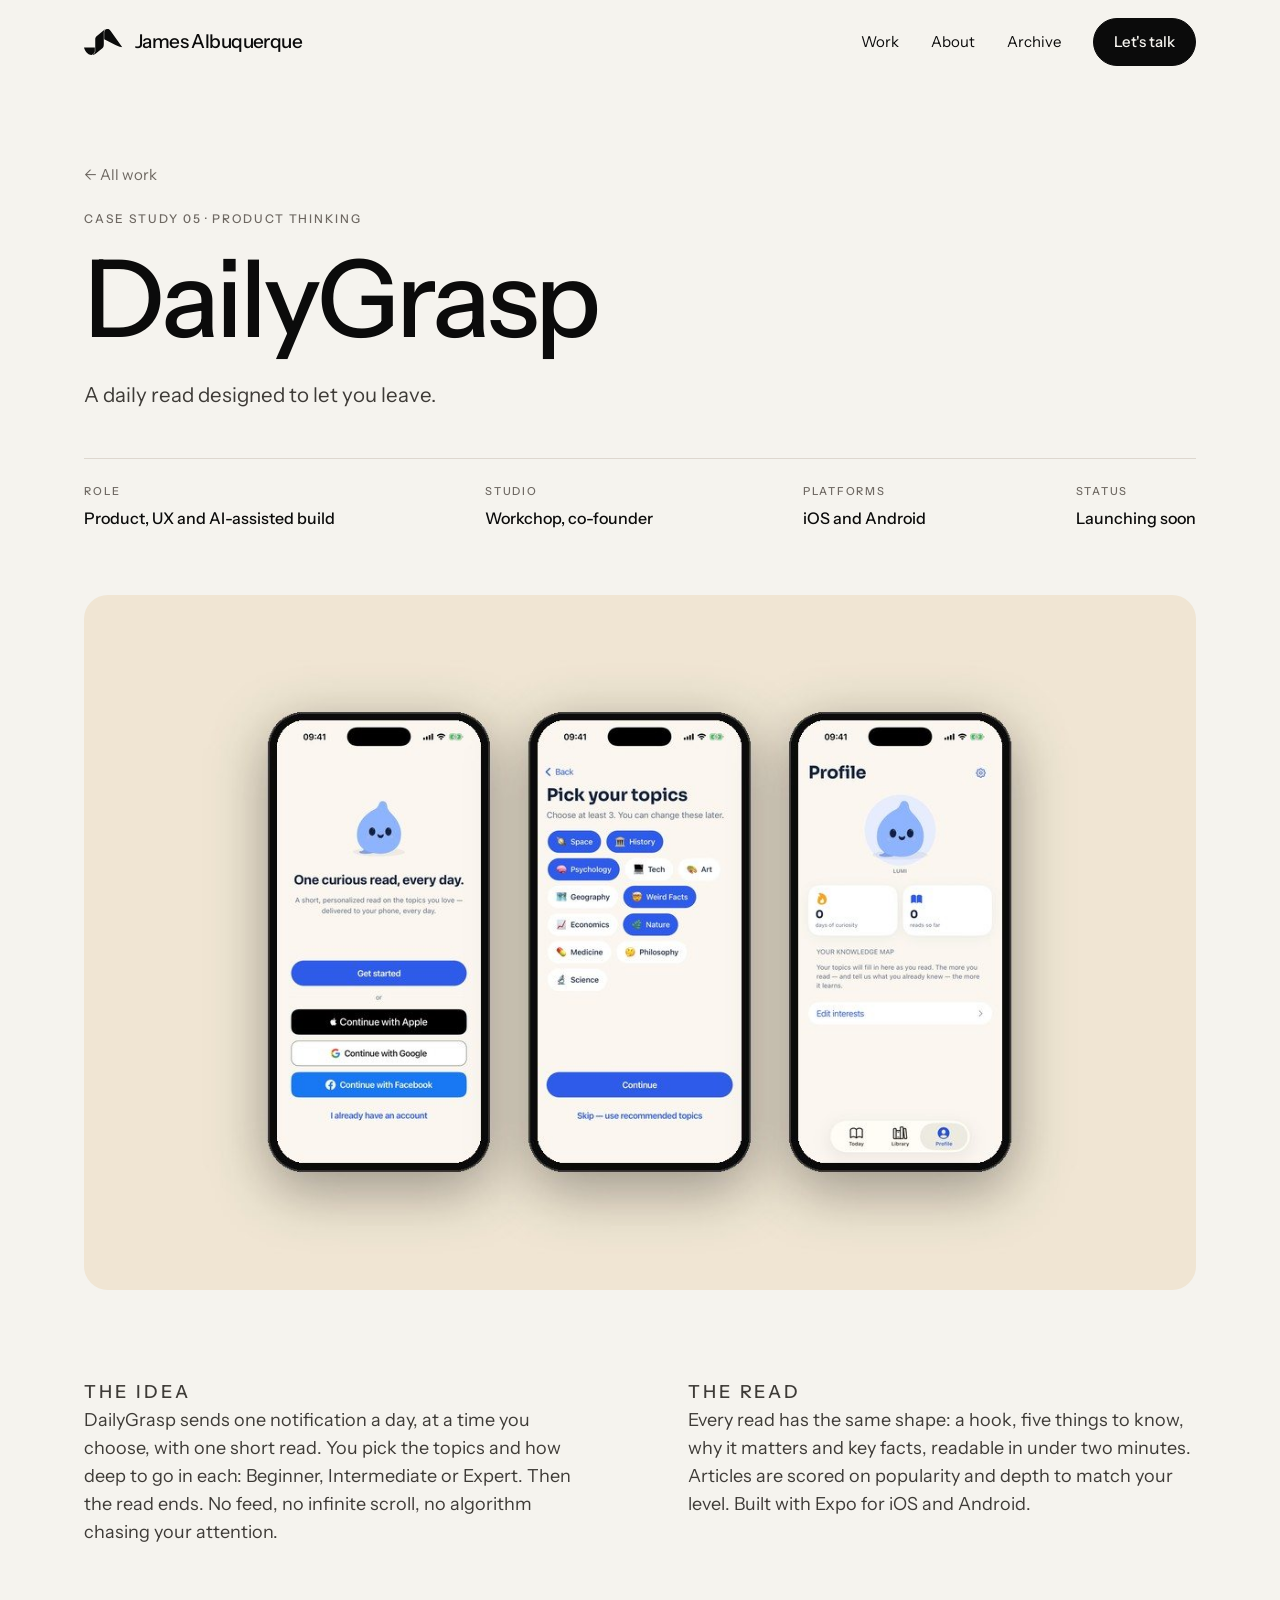
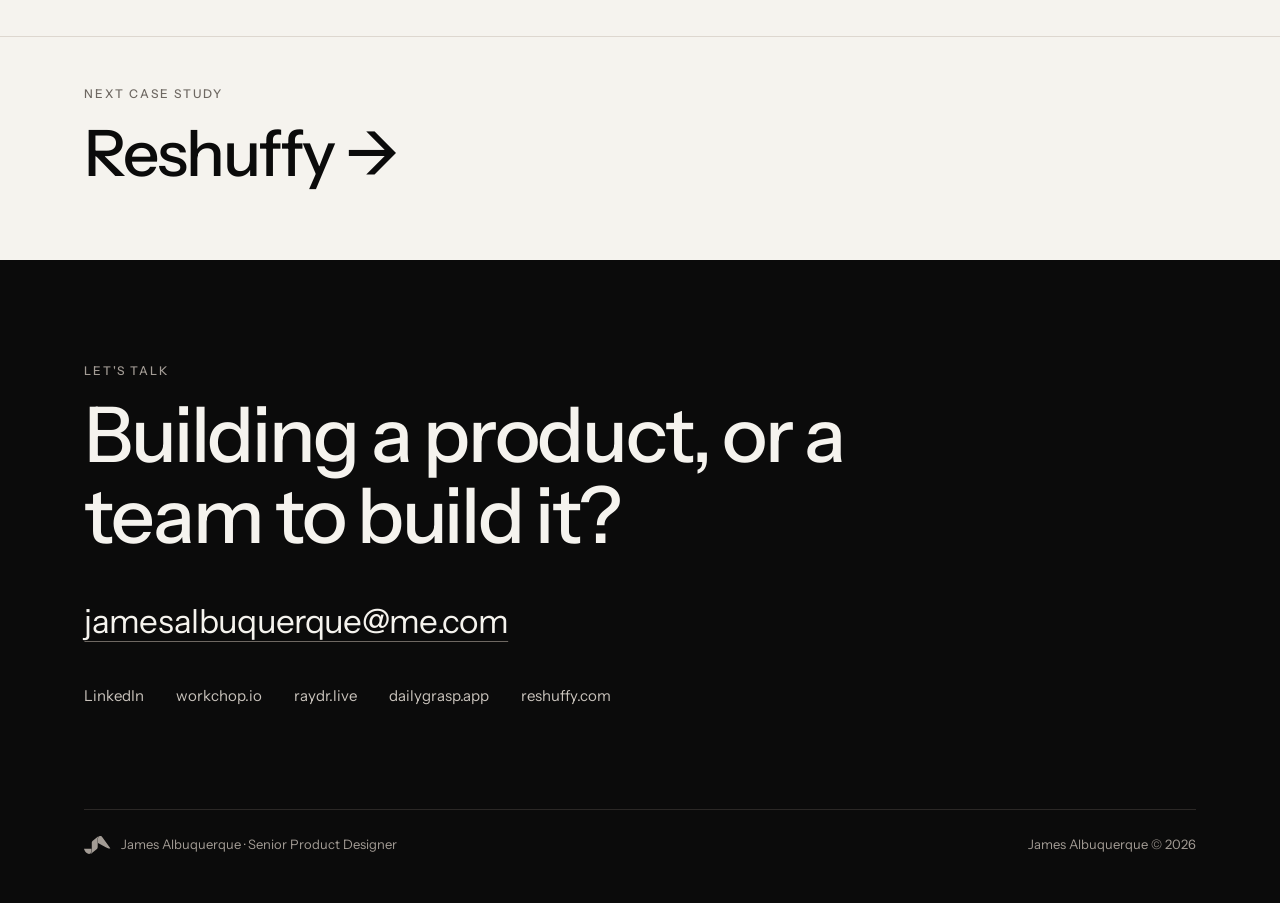
<file: dailygrasp.html>
<!doctype html>
<html lang="en">
<head>
<!-- Google Tag Manager -->
<script>(function(w,d,s,l,i){w[l]=w[l]||[];w[l].push({'gtm.start':
new Date().getTime(),event:'gtm.js'});var f=d.getElementsByTagName(s)[0],
j=d.createElement(s),dl=l!='dataLayer'?'&l='+l:'';j.async=true;j.src=
'https://www.googletagmanager.com/gtm.js?id='+i+dl;f.parentNode.insertBefore(j,f);
})(window,document,'script','dataLayer','GTM-NP4K4J83');</script>
<!-- End Google Tag Manager -->
<meta charset="utf-8">
<meta name="viewport" content="width=device-width, initial-scale=1">
<title>DailyGrasp · James Albuquerque</title>
<meta name="description" content="A daily read designed to let you leave. Case study by James Albuquerque.">
<meta property="og:title" content="DailyGrasp · James Albuquerque">
<meta property="og:description" content="A daily read designed to let you leave. Case study by James Albuquerque.">
<meta property="og:image" content="https://jamesalbuquerque.com/assets/og.jpg">
<meta name="twitter:card" content="summary_large_image">
<link rel="icon" href="assets/favicon.svg" type="image/svg+xml">
<link rel="preconnect" href="https://fonts.googleapis.com">
<link rel="preconnect" href="https://fonts.gstatic.com" crossorigin>
<link rel="stylesheet" href="https://fonts.googleapis.com/css2?family=Instrument+Sans:wght@400;500&display=swap">
<link rel="stylesheet" href="assets/site.css?v=cases1">
</head>
<body>
<!-- Google Tag Manager (noscript) -->
<noscript><iframe src="https://www.googletagmanager.com/ns.html?id=GTM-NP4K4J83"
height="0" width="0" style="display:none;visibility:hidden"></iframe></noscript>
<!-- End Google Tag Manager (noscript) -->

<svg width="0" height="0" style="position:absolute" aria-hidden="true">
  <symbol id="ja" viewBox="0 0 186 126">
    <path d="M0 89.3013H52.5V108.801C52.500 111.422 50.977 113.938 49.413 115.930C46.879 119.158 43.536 121.727 40.000 123.768L37.000 125.500C16 125.5 2.66667 101.301 0 89.3013Z"/>
    <path d="M122.5 2.06897C118.5 -0.698238 110.714 -0.412355 107 1.30183C100.5 4.30183 98.3333 12.2357 98 15.0692V49.5692L152.5 78.0692C168.1 86.0692 181 88.0692 185.5 88.0692L131 11.5692C127.8 6.76917 124 3.2357 122.5 2.06897Z"/>
    <path d="M56 119.801C50 124.601 44.5 125.5 41 125.5C49.660 120.500 54.5 113.801 54.5 108.801V88.8013V47.8013C54.5 42.6013 57.8333 37.6346 59.5 35.8013L96 5.80127C99 3.30127 103 1.80127 105 1.30127C99 4.30127 96.5 10.8013 96 16.3013V73.8013C96 85.4013 92.3333 90.6346 90.5 91.8013L56 119.801Z"/>
  </symbol>
</svg>

<header class="nav">
  <div class="wrap">
    <a class="lockup" href="./" aria-label="James Albuquerque, home"><svg viewBox="0 0 186 126" aria-hidden="true"><use href="#ja" fill="currentColor"/></svg><span>James Albuquerque</span></a>
    <nav class="links" aria-label="Main">
      <a href="./#work">Work</a>
      <a href="./#about" class="hide-m">About</a>
      <a href="./#archive" class="hide-m">Archive</a>
      <a class="btn dark" href="#contact">Let's talk</a>
    </nav>
  </div>
</header>

<main>
  <section class="case-head">
    <div class="wrap">
      <a class="back" href="./#work">← All work</a>
      <p class="eyebrow">Case study 05 · Product thinking</p>
      <h1>DailyGrasp</h1>
      <p class="lede">A daily read designed to let you leave.</p>
      <dl class="meta"><div><dt>Role</dt><dd>Product, UX and AI-assisted build</dd></div><div><dt>Studio</dt><dd>Workchop, co-founder</dd></div><div><dt>Platforms</dt><dd>iOS and Android</dd></div><div><dt>Status</dt><dd>Launching soon</dd></div></dl>
    </div>
  </section>
  <section><div class="wrap"><div class="hero-img"><img src="assets/dailygrasp.jpg" alt="DailyGrasp app screens" width="1216" height="760"></div></div></section>
  <section class="block">
    <div class="wrap">
      <div class="two">
        <div><p class="eyebrow">The idea</p><p>DailyGrasp sends one notification a day, at a time you choose, with one short read. You pick the topics and how deep to go in each: Beginner, Intermediate or Expert. Then the read ends. No feed, no infinite scroll, no algorithm chasing your attention.</p></div>
        <div><p class="eyebrow">The read</p><p>Every read has the same shape: a hook, five things to know, why it matters and key facts, readable in under two minutes. Articles are scored on popularity and depth to match your level. Built with Expo for iOS and Android.</p></div>
      </div>
    </div>
  </section>
  <section class="next"><div class="wrap"><p class="eyebrow">Next case study</p><a href="reshuffy">Reshuffy →</a></div></section>
</main>

<footer class="contact" id="contact">
  <div class="wrap">
    <p class="eyebrow">Let's talk</p>
    <h2>Building a product, or a team to build it?</h2>
    <a class="mail" href="mailto:jamesalbuquerque@me.com">jamesalbuquerque@me.com</a>
    <ul class="ext">
      <li><a href="https://www.linkedin.com/in/jamesalbuquerque" target="_blank" rel="noopener">LinkedIn</a></li>
      <li><a href="https://workchop.io" target="_blank" rel="noopener">workchop.io</a></li>
      <li><a href="https://raydr.live" target="_blank" rel="noopener">raydr.live</a></li>
      <li><a href="https://dailygrasp.app" target="_blank" rel="noopener">dailygrasp.app</a></li>
      <li><a href="https://reshuffy.com" target="_blank" rel="noopener">reshuffy.com</a></li>
    </ul>
    <div class="foot">
      <span class="lockup"><svg viewBox="0 0 186 126" aria-hidden="true"><use href="#ja" fill="currentColor"/></svg>James Albuquerque · Senior Product Designer</span>
      <span>James Albuquerque © 2026</span>
    </div>
  </div>
</footer>
</body>
</html>
</file>
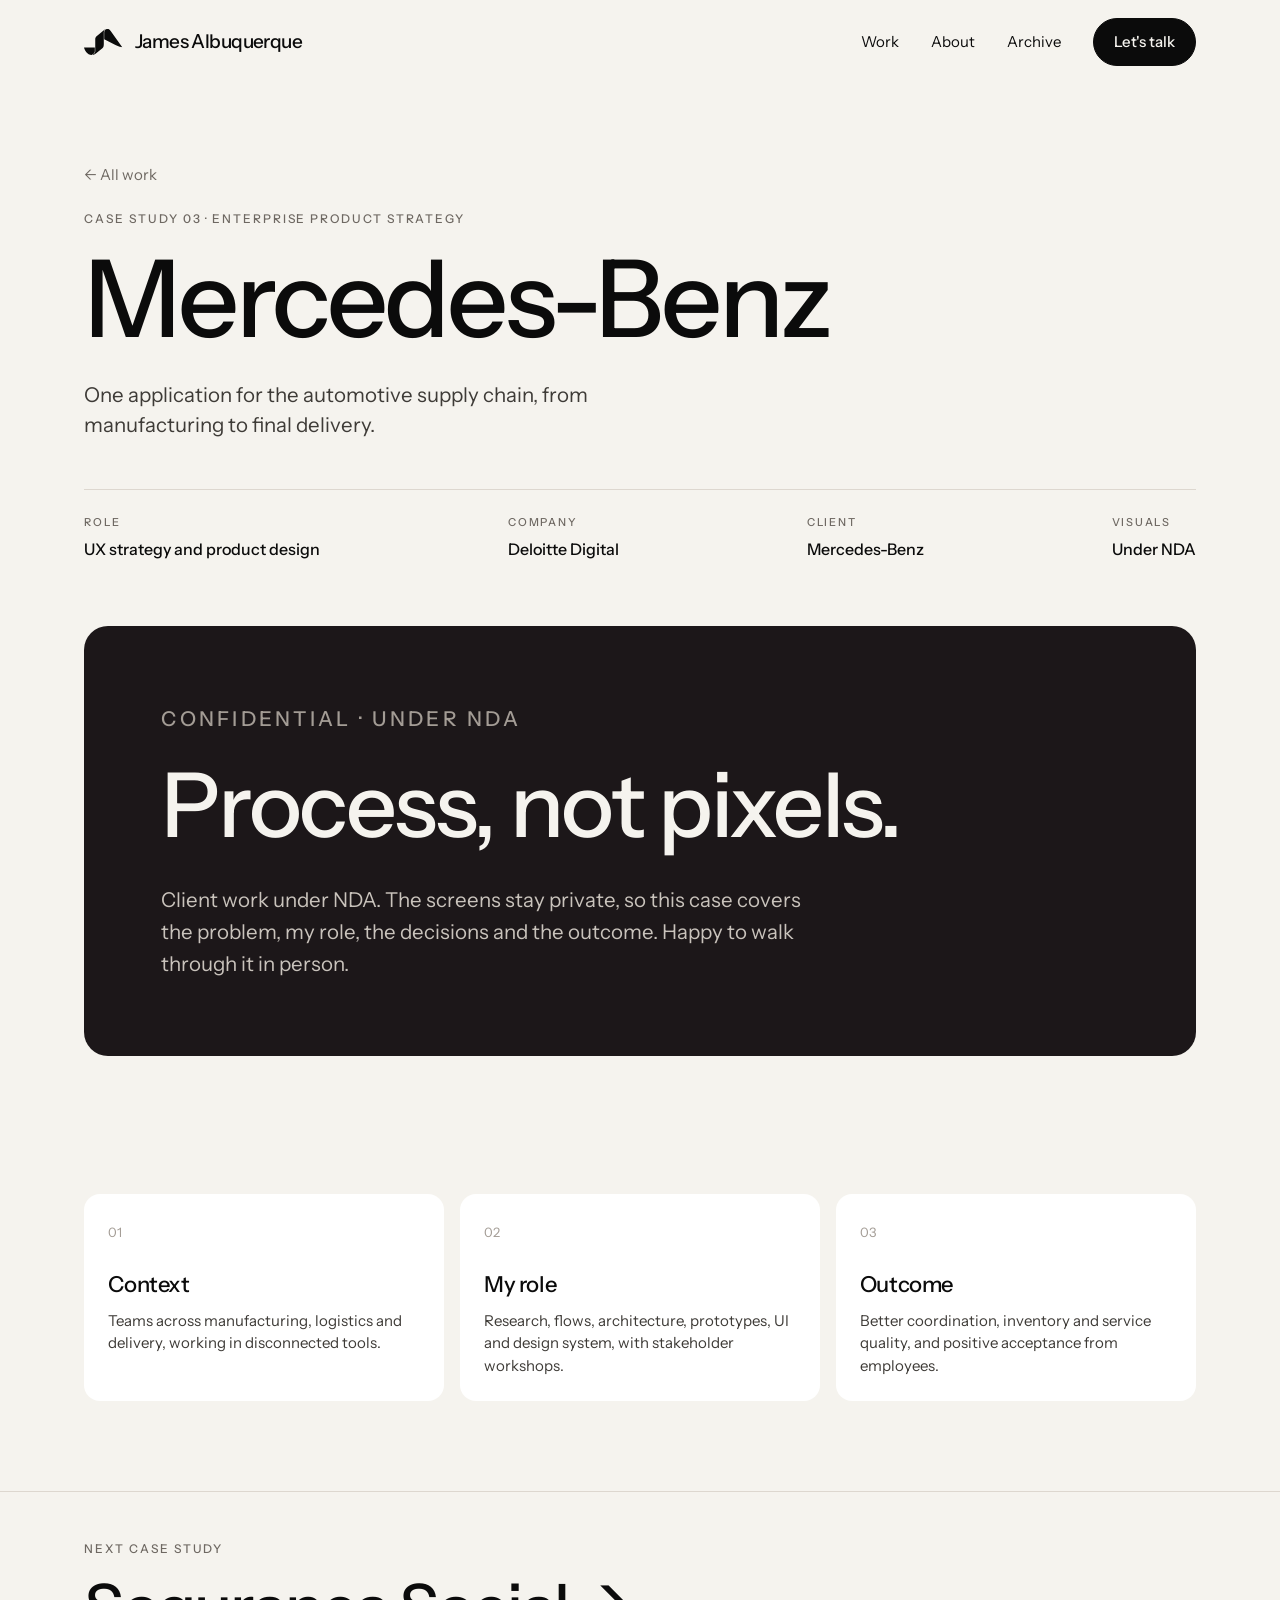
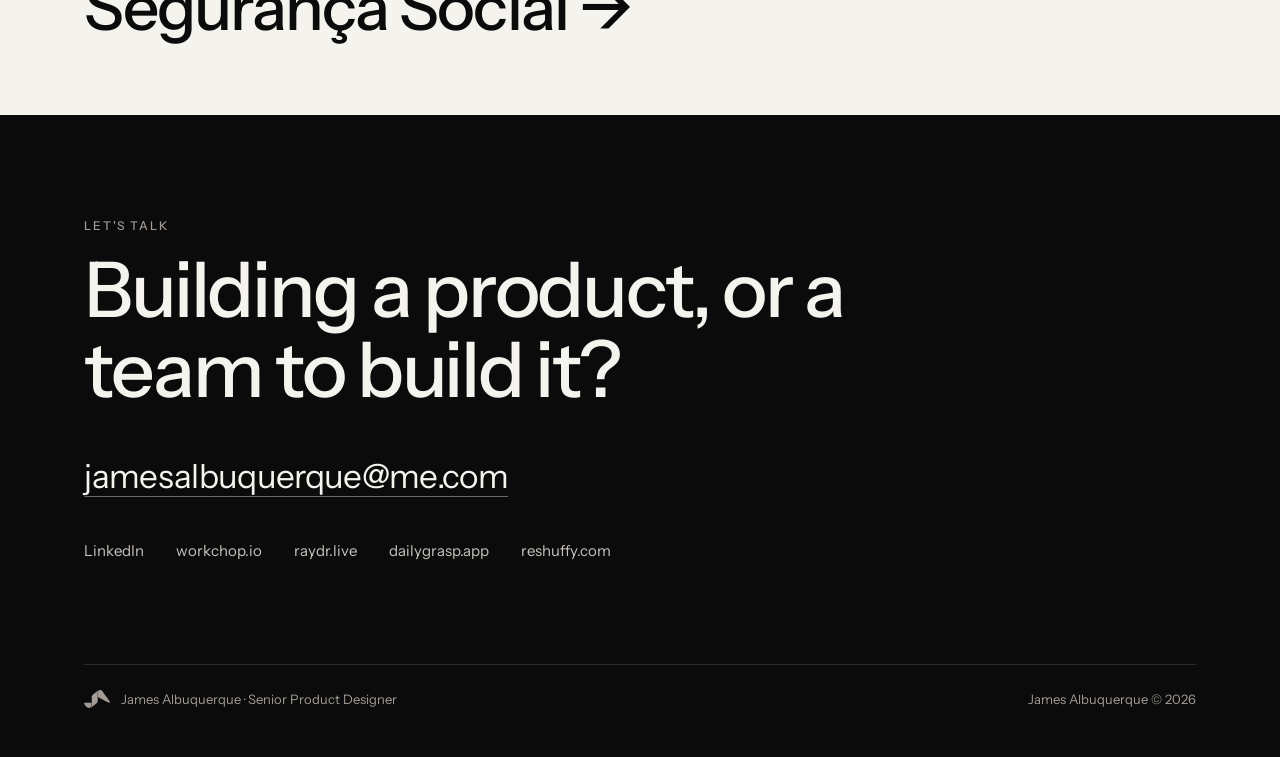
<file: mercedes-benz.html>
<!doctype html>
<html lang="en">
<head>
<!-- Google Tag Manager -->
<script>(function(w,d,s,l,i){w[l]=w[l]||[];w[l].push({'gtm.start':
new Date().getTime(),event:'gtm.js'});var f=d.getElementsByTagName(s)[0],
j=d.createElement(s),dl=l!='dataLayer'?'&l='+l:'';j.async=true;j.src=
'https://www.googletagmanager.com/gtm.js?id='+i+dl;f.parentNode.insertBefore(j,f);
})(window,document,'script','dataLayer','GTM-NP4K4J83');</script>
<!-- End Google Tag Manager -->
<meta charset="utf-8">
<meta name="viewport" content="width=device-width, initial-scale=1">
<title>Mercedes-Benz · James Albuquerque</title>
<meta name="description" content="One application for the automotive supply chain, from manufacturing to final delivery. Case study by James Albuquerque.">
<meta property="og:title" content="Mercedes-Benz · James Albuquerque">
<meta property="og:description" content="One application for the automotive supply chain, from manufacturing to final delivery. Case study by James Albuquerque.">
<meta property="og:image" content="https://jamesalbuquerque.com/assets/og.jpg">
<meta name="twitter:card" content="summary_large_image">
<link rel="icon" href="assets/favicon.svg" type="image/svg+xml">
<link rel="preconnect" href="https://fonts.googleapis.com">
<link rel="preconnect" href="https://fonts.gstatic.com" crossorigin>
<link rel="stylesheet" href="https://fonts.googleapis.com/css2?family=Instrument+Sans:wght@400;500&display=swap">
<link rel="stylesheet" href="assets/site.css?v=cases1">
</head>
<body>
<!-- Google Tag Manager (noscript) -->
<noscript><iframe src="https://www.googletagmanager.com/ns.html?id=GTM-NP4K4J83"
height="0" width="0" style="display:none;visibility:hidden"></iframe></noscript>
<!-- End Google Tag Manager (noscript) -->

<svg width="0" height="0" style="position:absolute" aria-hidden="true">
  <symbol id="ja" viewBox="0 0 186 126">
    <path d="M0 89.3013H52.5V108.801C52.500 111.422 50.977 113.938 49.413 115.930C46.879 119.158 43.536 121.727 40.000 123.768L37.000 125.500C16 125.5 2.66667 101.301 0 89.3013Z"/>
    <path d="M122.5 2.06897C118.5 -0.698238 110.714 -0.412355 107 1.30183C100.5 4.30183 98.3333 12.2357 98 15.0692V49.5692L152.5 78.0692C168.1 86.0692 181 88.0692 185.5 88.0692L131 11.5692C127.8 6.76917 124 3.2357 122.5 2.06897Z"/>
    <path d="M56 119.801C50 124.601 44.5 125.5 41 125.5C49.660 120.500 54.5 113.801 54.5 108.801V88.8013V47.8013C54.5 42.6013 57.8333 37.6346 59.5 35.8013L96 5.80127C99 3.30127 103 1.80127 105 1.30127C99 4.30127 96.5 10.8013 96 16.3013V73.8013C96 85.4013 92.3333 90.6346 90.5 91.8013L56 119.801Z"/>
  </symbol>
</svg>

<header class="nav">
  <div class="wrap">
    <a class="lockup" href="./" aria-label="James Albuquerque, home"><svg viewBox="0 0 186 126" aria-hidden="true"><use href="#ja" fill="currentColor"/></svg><span>James Albuquerque</span></a>
    <nav class="links" aria-label="Main">
      <a href="./#work">Work</a>
      <a href="./#about" class="hide-m">About</a>
      <a href="./#archive" class="hide-m">Archive</a>
      <a class="btn dark" href="#contact">Let's talk</a>
    </nav>
  </div>
</header>

<main>
  <section class="case-head">
    <div class="wrap">
      <a class="back" href="./#work">← All work</a>
      <p class="eyebrow">Case study 03 · Enterprise product strategy</p>
      <h1>Mercedes-Benz</h1>
      <p class="lede">One application for the automotive supply chain, from manufacturing to final delivery.</p>
      <dl class="meta"><div><dt>Role</dt><dd>UX strategy and product design</dd></div><div><dt>Company</dt><dd>Deloitte Digital</dd></div><div><dt>Client</dt><dd>Mercedes-Benz</dd></div><div><dt>Visuals</dt><dd>Under NDA</dd></div></dl>
    </div>
  </section>
  <section><div class="wrap"><div class="hero-img nda"><p class="eyebrow">Confidential · under NDA</p><h2>Process, not pixels.</h2><p>Client work under NDA. The screens stay private, so this case covers the problem, my role, the decisions and the outcome. Happy to walk through it in person.</p></div></div></section>
  <section class="block">
    <div class="wrap">
      <ol class="cards" style="--n:3"><li><span class="n">01</span><h3>Context</h3><p>Teams across manufacturing, logistics and delivery, working in disconnected tools.</p></li><li><span class="n">02</span><h3>My role</h3><p>Research, flows, architecture, prototypes, UI and design system, with stakeholder workshops.</p></li><li><span class="n">03</span><h3>Outcome</h3><p>Better coordination, inventory and service quality, and positive acceptance from employees.</p></li></ol>
    </div>
  </section>
  <section class="next"><div class="wrap"><p class="eyebrow">Next case study</p><a href="seguranca-social">Segurança Social →</a></div></section>
</main>

<footer class="contact" id="contact">
  <div class="wrap">
    <p class="eyebrow">Let's talk</p>
    <h2>Building a product, or a team to build it?</h2>
    <a class="mail" href="mailto:jamesalbuquerque@me.com">jamesalbuquerque@me.com</a>
    <ul class="ext">
      <li><a href="https://www.linkedin.com/in/jamesalbuquerque" target="_blank" rel="noopener">LinkedIn</a></li>
      <li><a href="https://workchop.io" target="_blank" rel="noopener">workchop.io</a></li>
      <li><a href="https://raydr.live" target="_blank" rel="noopener">raydr.live</a></li>
      <li><a href="https://dailygrasp.app" target="_blank" rel="noopener">dailygrasp.app</a></li>
      <li><a href="https://reshuffy.com" target="_blank" rel="noopener">reshuffy.com</a></li>
    </ul>
    <div class="foot">
      <span class="lockup"><svg viewBox="0 0 186 126" aria-hidden="true"><use href="#ja" fill="currentColor"/></svg>James Albuquerque · Senior Product Designer</span>
      <span>James Albuquerque © 2026</span>
    </div>
  </div>
</footer>
</body>
</html>
</file>
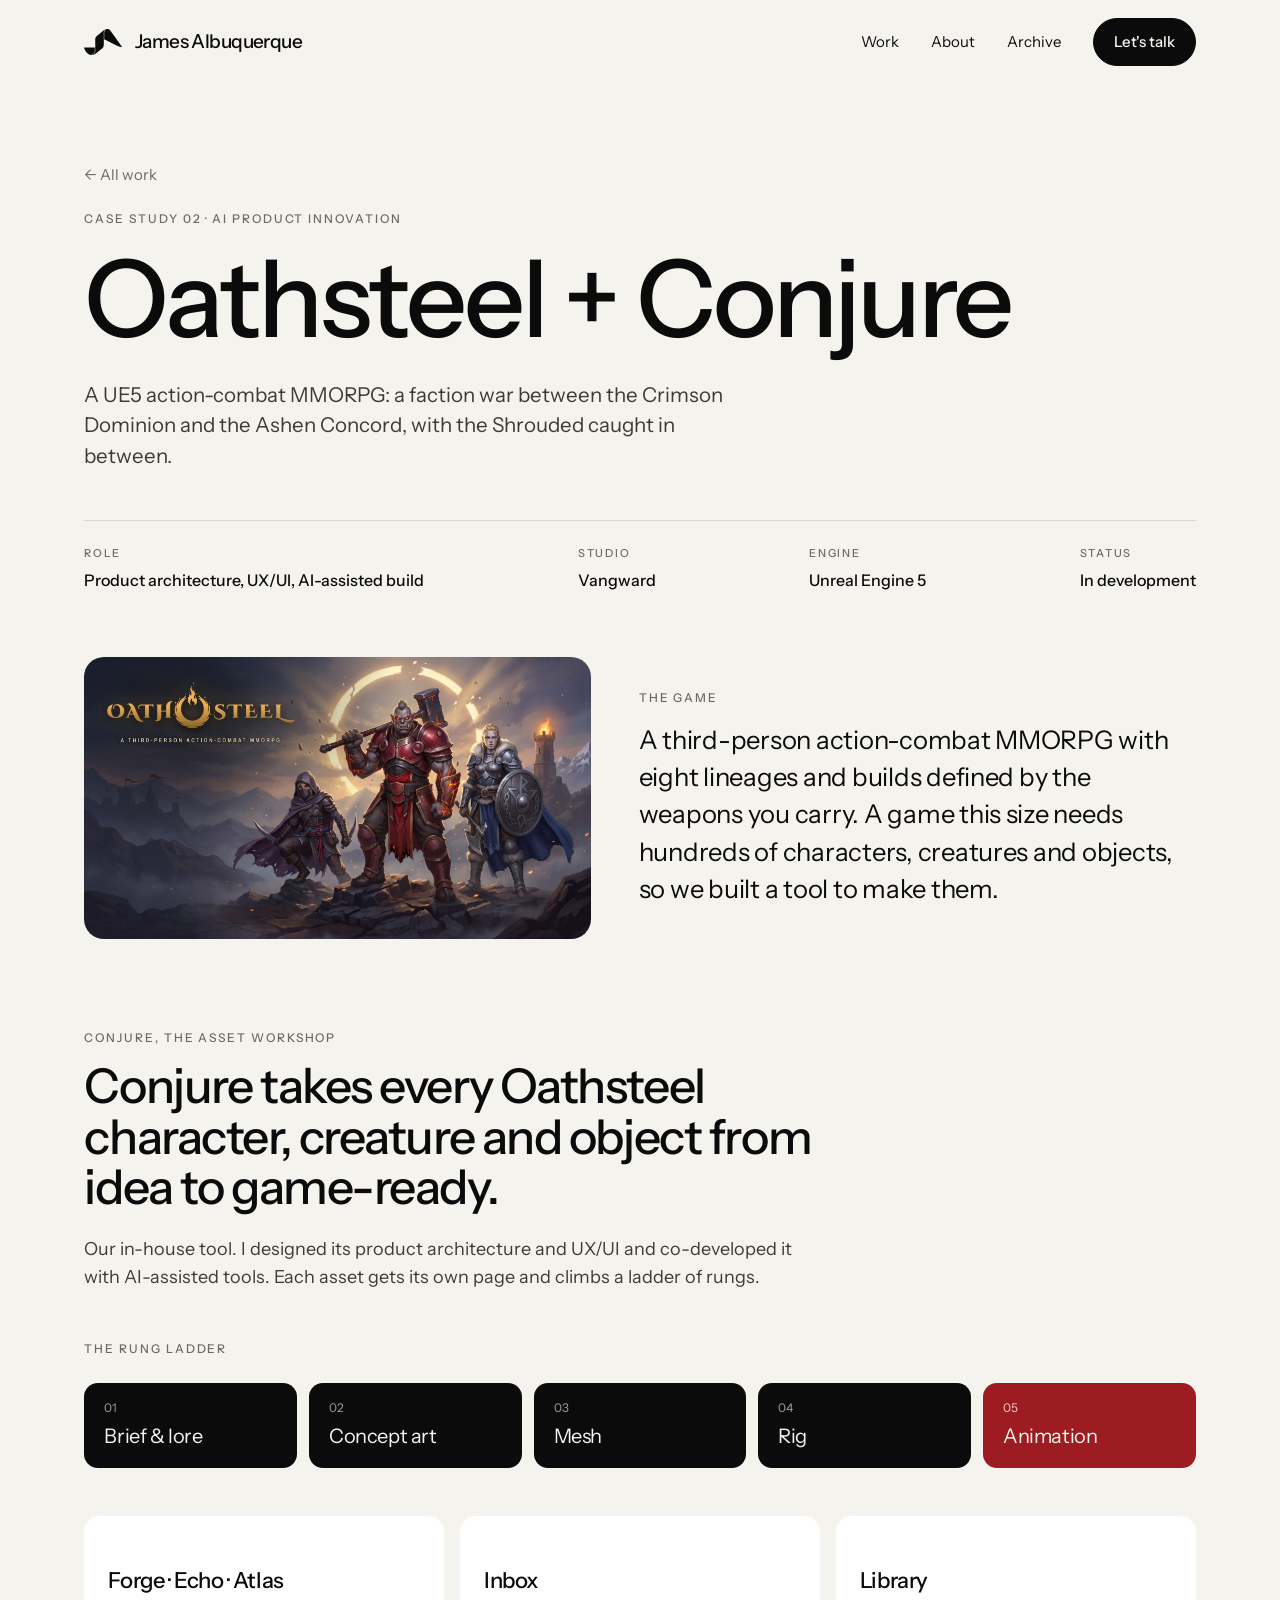
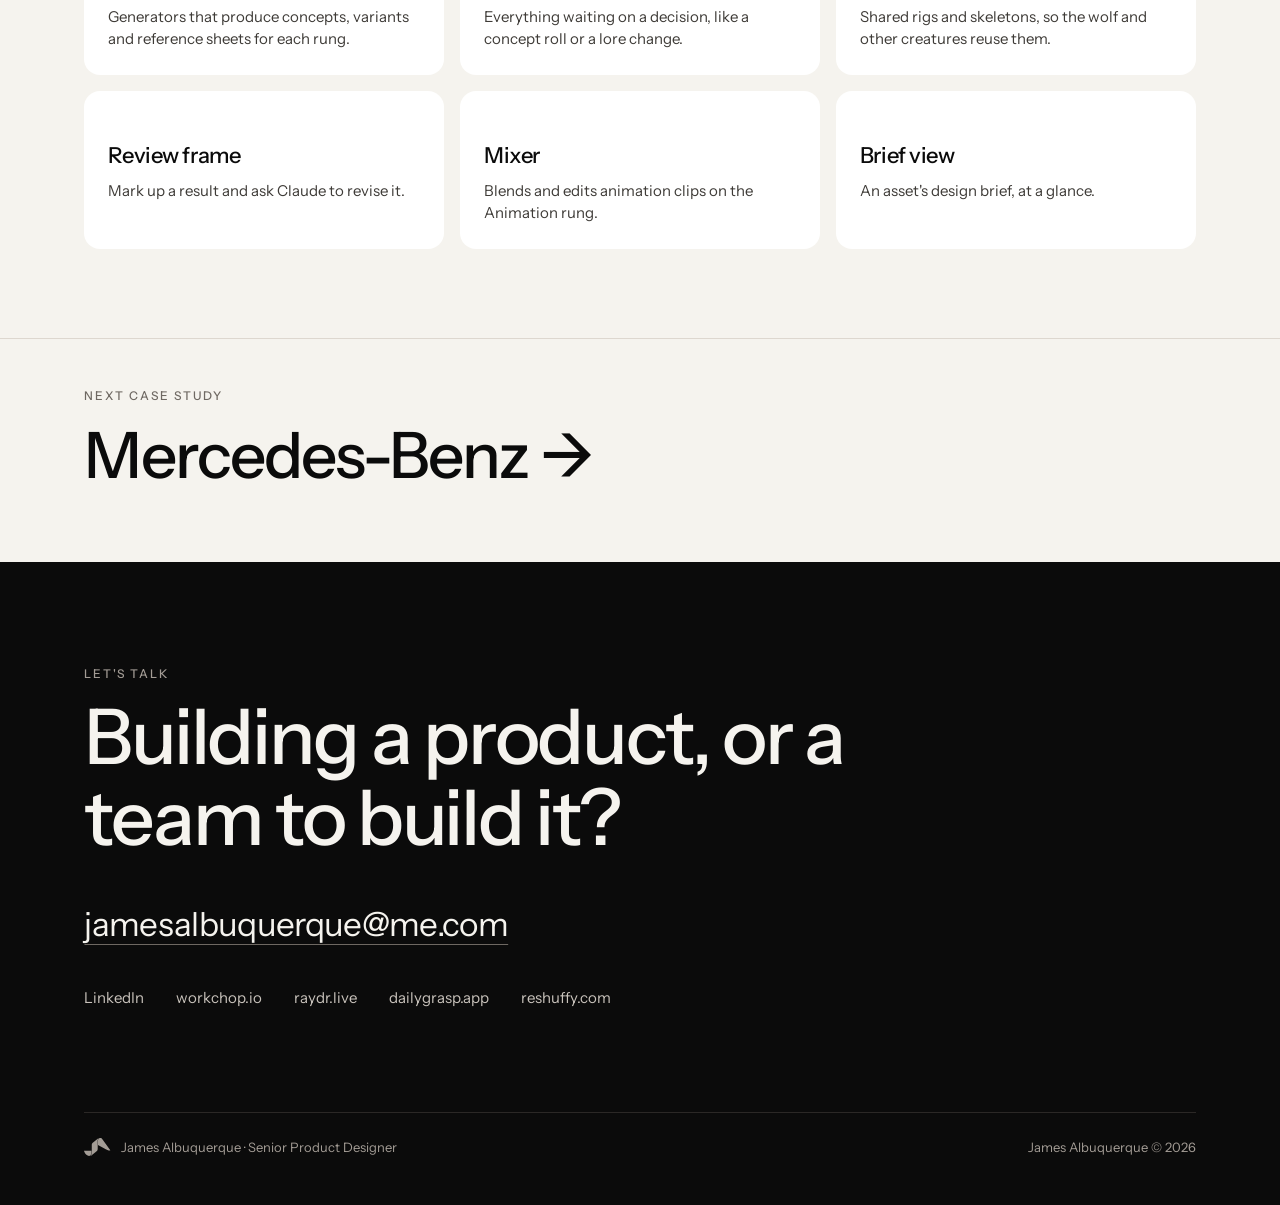
<file: oathsteel.html>
<!doctype html>
<html lang="en">
<head>
<!-- Google Tag Manager -->
<script>(function(w,d,s,l,i){w[l]=w[l]||[];w[l].push({'gtm.start':
new Date().getTime(),event:'gtm.js'});var f=d.getElementsByTagName(s)[0],
j=d.createElement(s),dl=l!='dataLayer'?'&l='+l:'';j.async=true;j.src=
'https://www.googletagmanager.com/gtm.js?id='+i+dl;f.parentNode.insertBefore(j,f);
})(window,document,'script','dataLayer','GTM-NP4K4J83');</script>
<!-- End Google Tag Manager -->
<meta charset="utf-8">
<meta name="viewport" content="width=device-width, initial-scale=1">
<title>Oathsteel + Conjure · James Albuquerque</title>
<meta name="description" content="A UE5 action-combat MMORPG, and Conjure, the workshop that takes its assets from idea to game-ready.">
<meta property="og:title" content="Oathsteel + Conjure · James Albuquerque">
<meta property="og:description" content="A UE5 action-combat MMORPG, and Conjure, the workshop that takes its assets from idea to game-ready.">
<meta property="og:image" content="https://jamesalbuquerque.com/assets/og.jpg">
<meta name="twitter:card" content="summary_large_image">
<link rel="icon" href="assets/favicon.svg" type="image/svg+xml">
<link rel="preconnect" href="https://fonts.googleapis.com">
<link rel="preconnect" href="https://fonts.gstatic.com" crossorigin>
<link rel="stylesheet" href="https://fonts.googleapis.com/css2?family=Instrument+Sans:wght@400;500&display=swap">
<link rel="stylesheet" href="assets/site.css?v=cases1">
</head>
<body>
<!-- Google Tag Manager (noscript) -->
<noscript><iframe src="https://www.googletagmanager.com/ns.html?id=GTM-NP4K4J83"
height="0" width="0" style="display:none;visibility:hidden"></iframe></noscript>
<!-- End Google Tag Manager (noscript) -->

<svg width="0" height="0" style="position:absolute" aria-hidden="true">
  <symbol id="ja" viewBox="0 0 186 126">
    <path d="M0 89.3013H52.5V108.801C52.500 111.422 50.977 113.938 49.413 115.930C46.879 119.158 43.536 121.727 40.000 123.768L37.000 125.500C16 125.5 2.66667 101.301 0 89.3013Z"/>
    <path d="M122.5 2.06897C118.5 -0.698238 110.714 -0.412355 107 1.30183C100.5 4.30183 98.3333 12.2357 98 15.0692V49.5692L152.5 78.0692C168.1 86.0692 181 88.0692 185.5 88.0692L131 11.5692C127.8 6.76917 124 3.2357 122.5 2.06897Z"/>
    <path d="M56 119.801C50 124.601 44.5 125.5 41 125.5C49.660 120.500 54.5 113.801 54.5 108.801V88.8013V47.8013C54.5 42.6013 57.8333 37.6346 59.5 35.8013L96 5.80127C99 3.30127 103 1.80127 105 1.30127C99 4.30127 96.5 10.8013 96 16.3013V73.8013C96 85.4013 92.3333 90.6346 90.5 91.8013L56 119.801Z"/>
  </symbol>
</svg>

<header class="nav">
  <div class="wrap">
    <a class="lockup" href="./" aria-label="James Albuquerque, home"><svg viewBox="0 0 186 126" aria-hidden="true"><use href="#ja" fill="currentColor"/></svg><span>James Albuquerque</span></a>
    <nav class="links" aria-label="Main">
      <a href="./#work">Work</a>
      <a href="./#about" class="hide-m">About</a>
      <a href="./#archive" class="hide-m">Archive</a>
      <a class="btn dark" href="#contact">Let's talk</a>
    </nav>
  </div>
</header>

<main>
  <section class="case-head">
    <div class="wrap">
      <a class="back" href="./#work">← All work</a>
      <p class="eyebrow">Case study 02 · AI product innovation</p>
      <h1>Oathsteel + Conjure</h1>
      <p class="lede">A UE5 action-combat MMORPG: a faction war between the Crimson Dominion and the Ashen Concord, with the Shrouded caught in between.</p>
      <dl class="meta"><div><dt>Role</dt><dd>Product architecture, UX/UI, AI-assisted build</dd></div><div><dt>Studio</dt><dd>Vangward</dd></div><div><dt>Engine</dt><dd>Unreal Engine 5</dd></div><div><dt>Status</dt><dd>In development</dd></div></dl>
    </div>
  </section>
  <section><div class="wrap"><div class="split">
      <img src="assets/oathsteel.jpg" alt="Oathsteel key art: three warriors from the game's factions" width="968" height="540">
      <div><p class="eyebrow">The game</p><p style="font-size:clamp(20px,2vw,26px);line-height:1.45;margin:0;letter-spacing:-0.01em">A third-person action-combat MMORPG with eight lineages and builds defined by the weapons you carry. A game this size needs hundreds of characters, creatures and objects, so we built a tool to make them.</p></div>
    </div></div></section>
  <section class="block">
    <div class="wrap">
      <p class="eyebrow">Conjure, the asset workshop</p>
      <h2 style="max-width:24ch">Conjure takes every Oathsteel character, creature and object from idea to game-ready.</h2>
      <p style="max-width:62ch;color:var(--graphite);font-size:18px;margin:24px 0 0">Our in-house tool. I designed its product architecture and UX/UI and co-developed it with AI-assisted tools. Each asset gets its own page and climbs a ladder of rungs.</p>
      <p class="eyebrow" style="margin-top:48px">The rung ladder</p>
      <ol class="ladder">
        <li><small>01</small>Brief &amp; lore</li><li><small>02</small>Concept art</li><li><small>03</small>Mesh</li><li><small>04</small>Rig</li><li><small>05</small>Animation</li>
      </ol>
      <ol class="cards" style="--n:3"><li><span class="n" style="display:none">01</span><h3>Forge · Echo · Atlas</h3><p>Generators that produce concepts, variants and reference sheets for each rung.</p></li><li><span class="n" style="display:none">02</span><h3>Inbox</h3><p>Everything waiting on a decision, like a concept roll or a lore change.</p></li><li><span class="n" style="display:none">03</span><h3>Library</h3><p>Shared rigs and skeletons, so the wolf and other creatures reuse them.</p></li><li><span class="n" style="display:none">04</span><h3>Review frame</h3><p>Mark up a result and ask Claude to revise it.</p></li><li><span class="n" style="display:none">05</span><h3>Mixer</h3><p>Blends and edits animation clips on the Animation rung.</p></li><li><span class="n" style="display:none">06</span><h3>Brief view</h3><p>An asset's design brief, at a glance.</p></li></ol>
    </div>
  </section>
  <section class="next"><div class="wrap"><p class="eyebrow">Next case study</p><a href="mercedes-benz">Mercedes-Benz →</a></div></section>
</main>

<footer class="contact" id="contact">
  <div class="wrap">
    <p class="eyebrow">Let's talk</p>
    <h2>Building a product, or a team to build it?</h2>
    <a class="mail" href="mailto:jamesalbuquerque@me.com">jamesalbuquerque@me.com</a>
    <ul class="ext">
      <li><a href="https://www.linkedin.com/in/jamesalbuquerque" target="_blank" rel="noopener">LinkedIn</a></li>
      <li><a href="https://workchop.io" target="_blank" rel="noopener">workchop.io</a></li>
      <li><a href="https://raydr.live" target="_blank" rel="noopener">raydr.live</a></li>
      <li><a href="https://dailygrasp.app" target="_blank" rel="noopener">dailygrasp.app</a></li>
      <li><a href="https://reshuffy.com" target="_blank" rel="noopener">reshuffy.com</a></li>
    </ul>
    <div class="foot">
      <span class="lockup"><svg viewBox="0 0 186 126" aria-hidden="true"><use href="#ja" fill="currentColor"/></svg>James Albuquerque · Senior Product Designer</span>
      <span>James Albuquerque © 2026</span>
    </div>
  </div>
</footer>
</body>
</html>
</file>
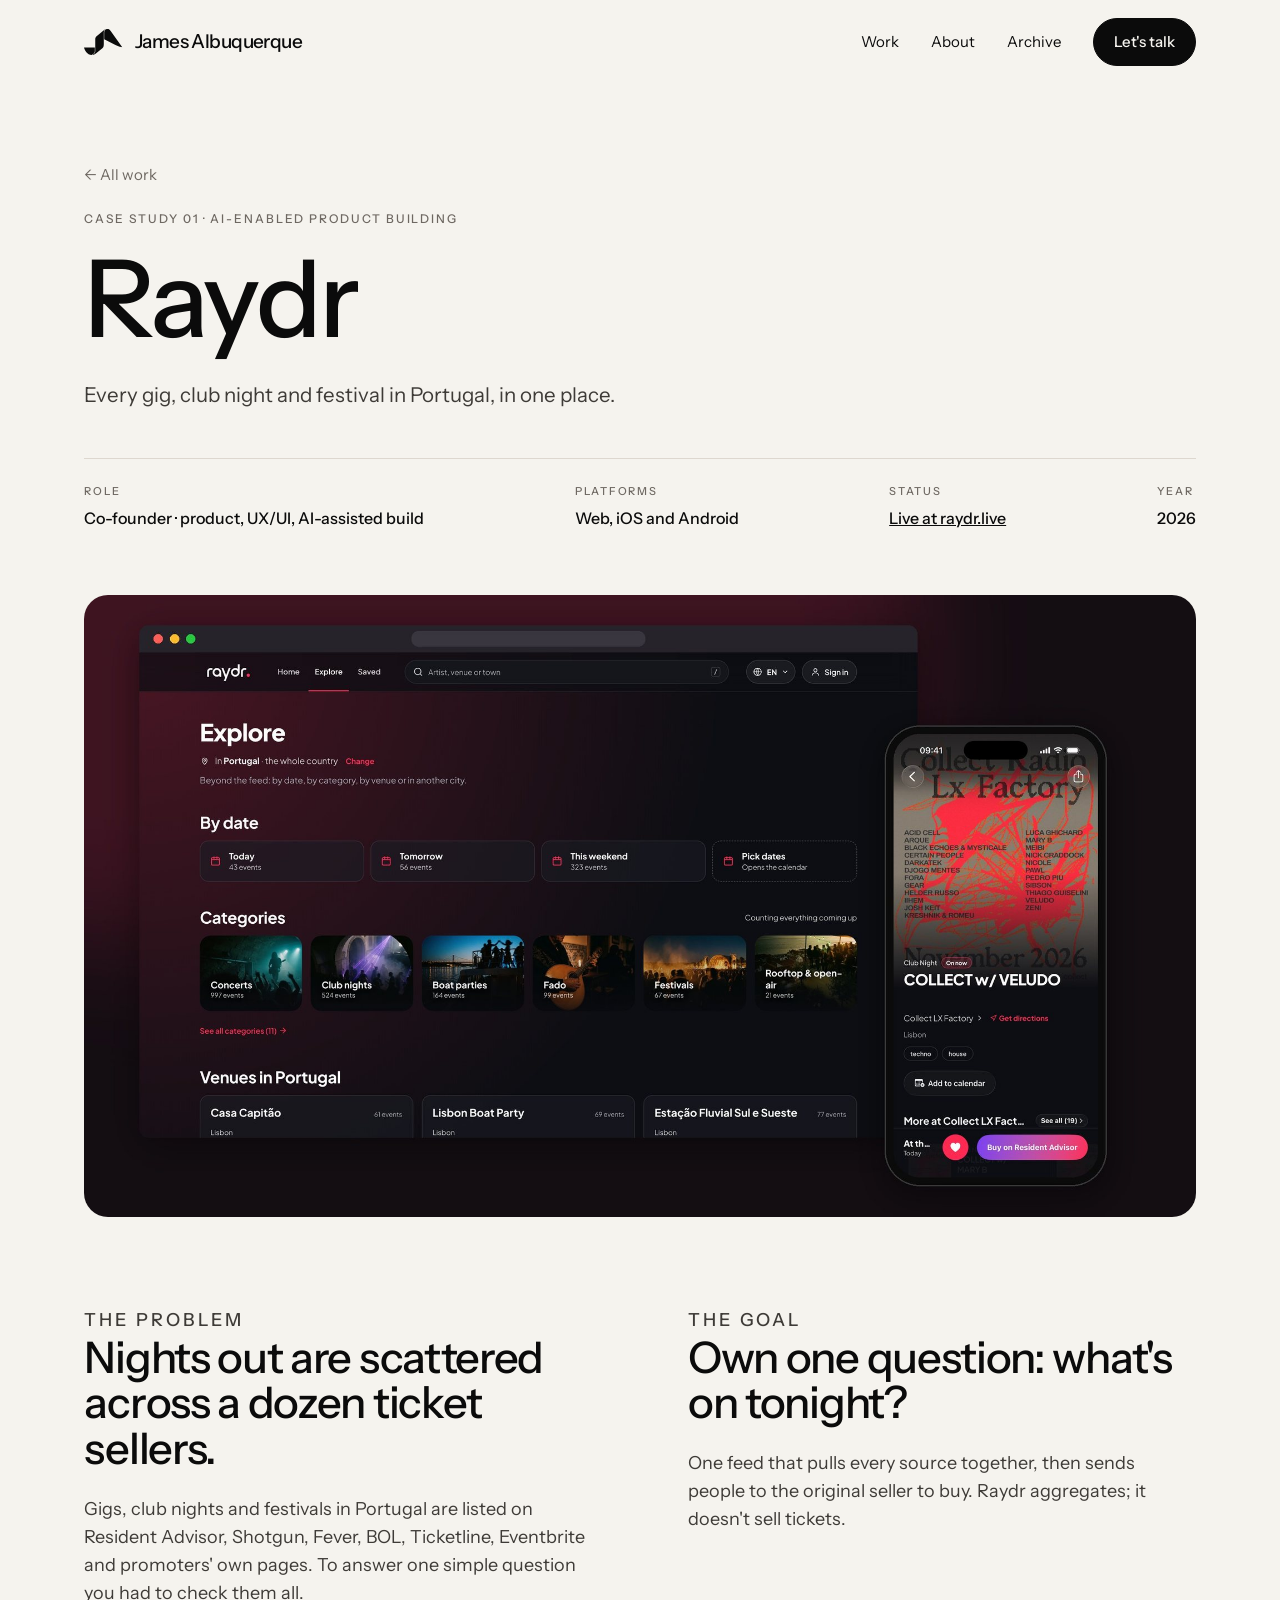
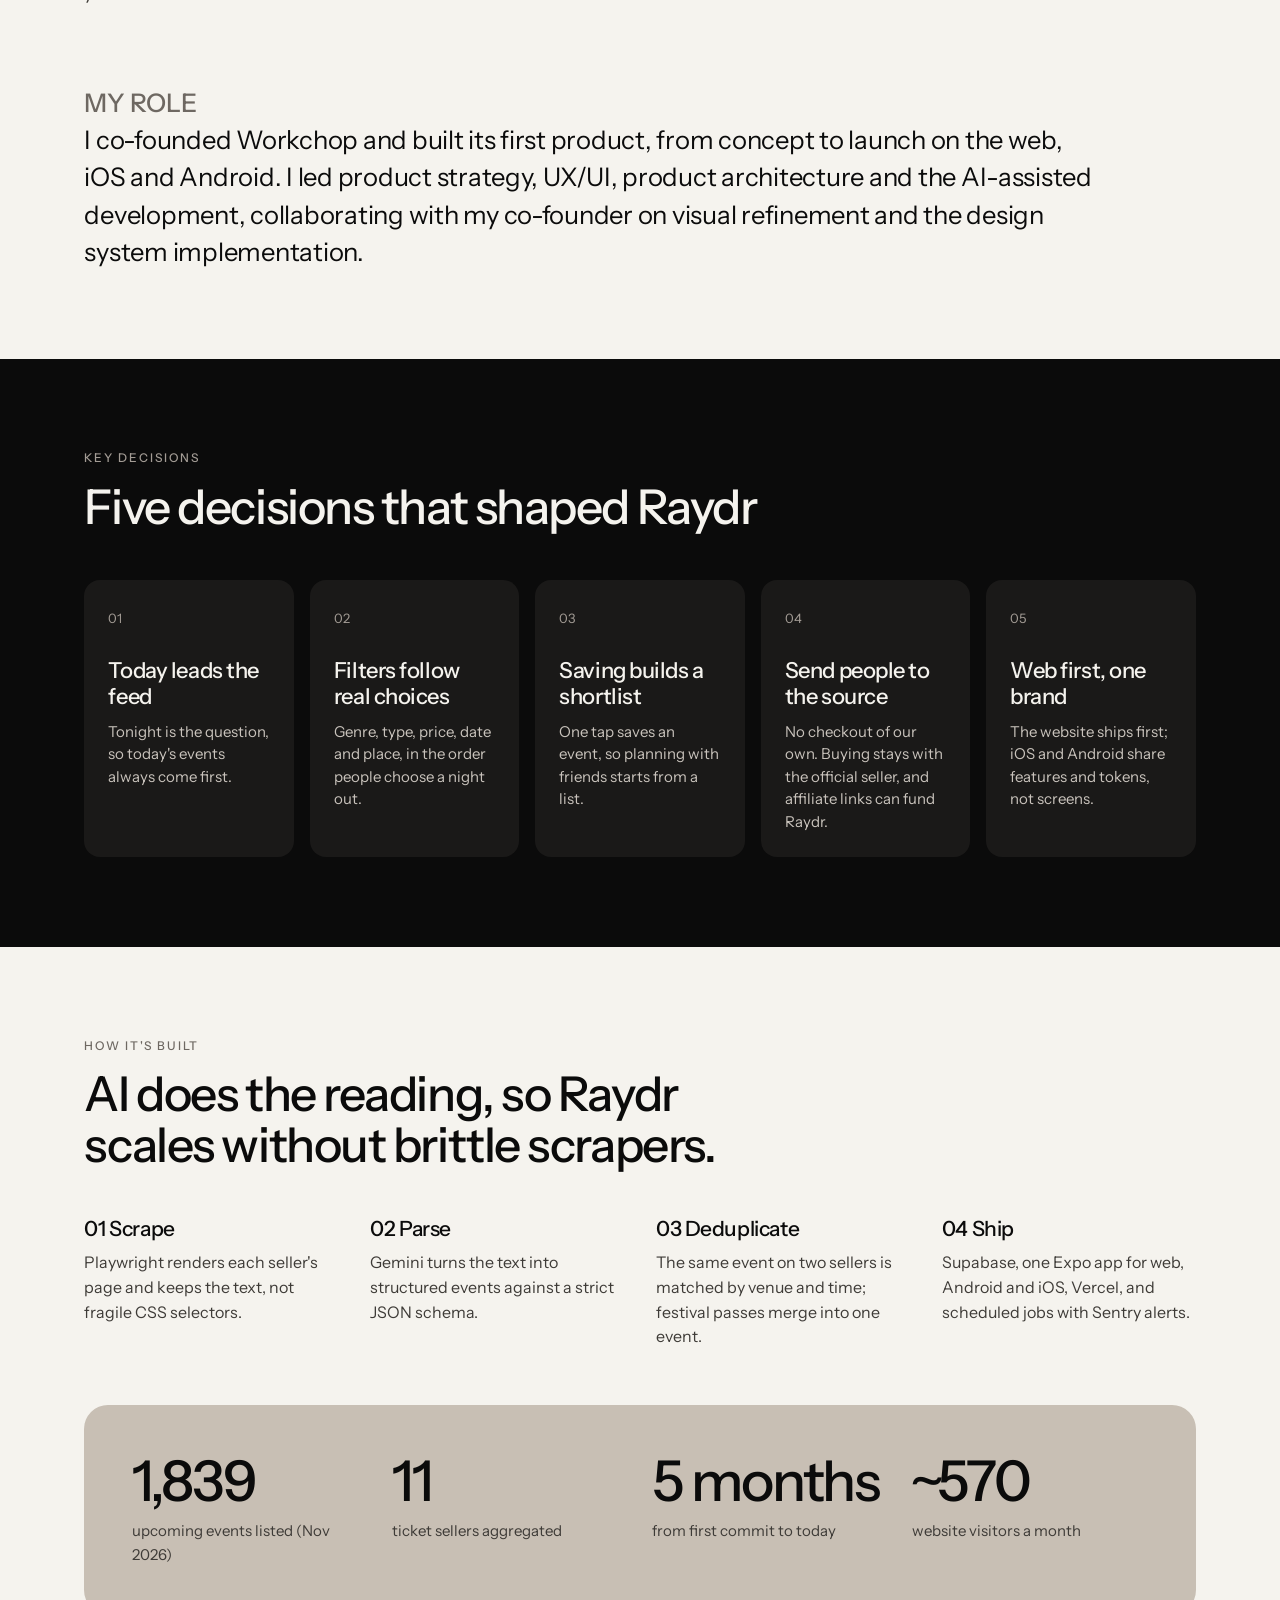
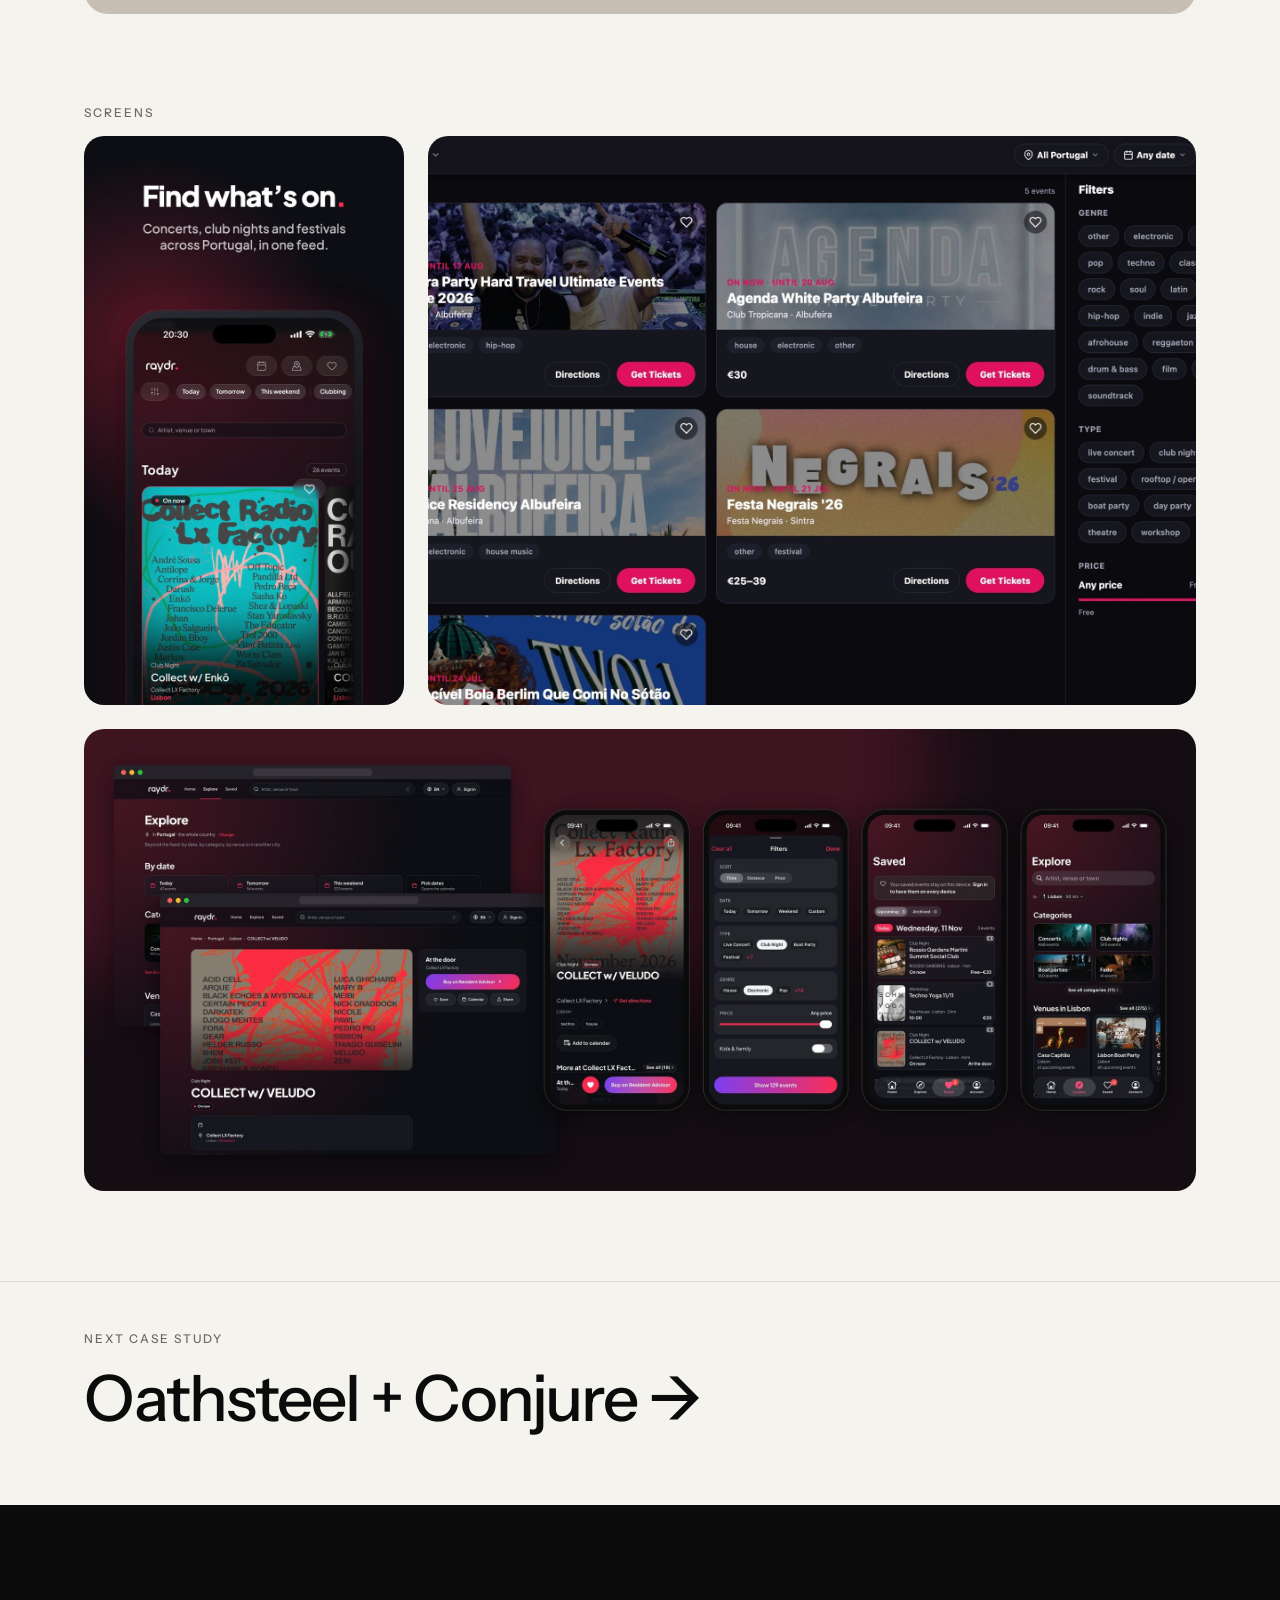
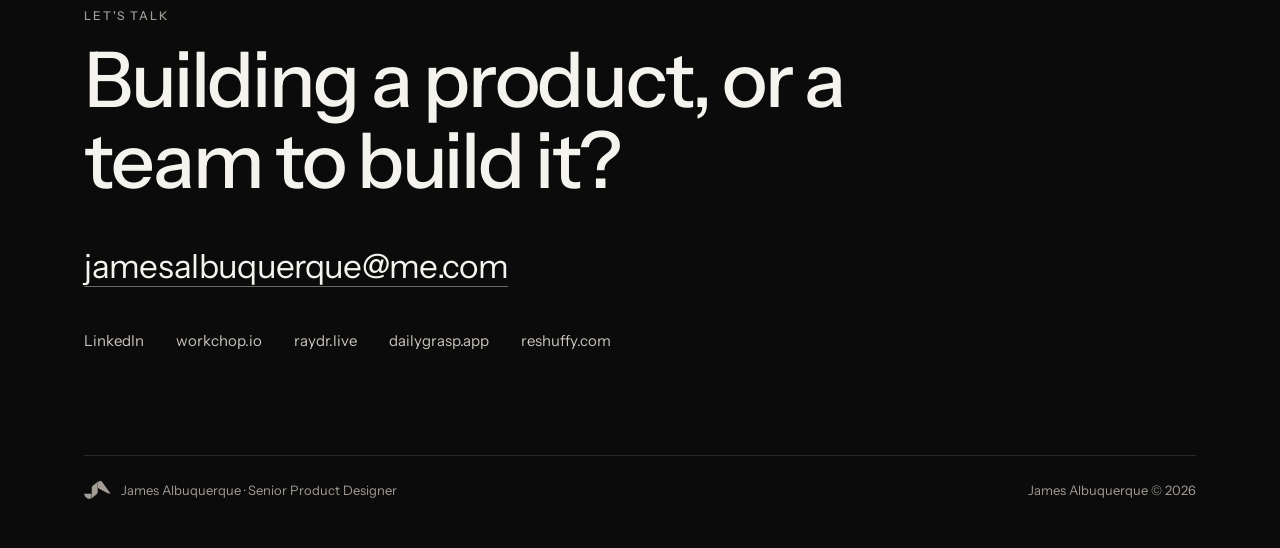
<file: raydr.html>
<!doctype html>
<html lang="en">
<head>
<!-- Google Tag Manager -->
<script>(function(w,d,s,l,i){w[l]=w[l]||[];w[l].push({'gtm.start':
new Date().getTime(),event:'gtm.js'});var f=d.getElementsByTagName(s)[0],
j=d.createElement(s),dl=l!='dataLayer'?'&l='+l:'';j.async=true;j.src=
'https://www.googletagmanager.com/gtm.js?id='+i+dl;f.parentNode.insertBefore(j,f);
})(window,document,'script','dataLayer','GTM-NP4K4J83');</script>
<!-- End Google Tag Manager -->
<meta charset="utf-8">
<meta name="viewport" content="width=device-width, initial-scale=1">
<title>Raydr · James Albuquerque</title>
<meta name="description" content="Every gig, club night and festival in Portugal, in one place. Case study by James Albuquerque.">
<meta property="og:title" content="Raydr · James Albuquerque">
<meta property="og:description" content="Every gig, club night and festival in Portugal, in one place. Case study by James Albuquerque.">
<meta property="og:image" content="https://jamesalbuquerque.com/assets/og.jpg">
<meta name="twitter:card" content="summary_large_image">
<link rel="icon" href="assets/favicon.svg" type="image/svg+xml">
<link rel="preconnect" href="https://fonts.googleapis.com">
<link rel="preconnect" href="https://fonts.gstatic.com" crossorigin>
<link rel="stylesheet" href="https://fonts.googleapis.com/css2?family=Instrument+Sans:wght@400;500&display=swap">
<link rel="stylesheet" href="assets/site.css?v=cases1">
</head>
<body>
<!-- Google Tag Manager (noscript) -->
<noscript><iframe src="https://www.googletagmanager.com/ns.html?id=GTM-NP4K4J83"
height="0" width="0" style="display:none;visibility:hidden"></iframe></noscript>
<!-- End Google Tag Manager (noscript) -->

<svg width="0" height="0" style="position:absolute" aria-hidden="true">
  <symbol id="ja" viewBox="0 0 186 126">
    <path d="M0 89.3013H52.5V108.801C52.500 111.422 50.977 113.938 49.413 115.930C46.879 119.158 43.536 121.727 40.000 123.768L37.000 125.500C16 125.5 2.66667 101.301 0 89.3013Z"/>
    <path d="M122.5 2.06897C118.5 -0.698238 110.714 -0.412355 107 1.30183C100.5 4.30183 98.3333 12.2357 98 15.0692V49.5692L152.5 78.0692C168.1 86.0692 181 88.0692 185.5 88.0692L131 11.5692C127.8 6.76917 124 3.2357 122.5 2.06897Z"/>
    <path d="M56 119.801C50 124.601 44.5 125.5 41 125.5C49.660 120.500 54.5 113.801 54.5 108.801V88.8013V47.8013C54.5 42.6013 57.8333 37.6346 59.5 35.8013L96 5.80127C99 3.30127 103 1.80127 105 1.30127C99 4.30127 96.5 10.8013 96 16.3013V73.8013C96 85.4013 92.3333 90.6346 90.5 91.8013L56 119.801Z"/>
  </symbol>
</svg>

<header class="nav">
  <div class="wrap">
    <a class="lockup" href="./" aria-label="James Albuquerque, home"><svg viewBox="0 0 186 126" aria-hidden="true"><use href="#ja" fill="currentColor"/></svg><span>James Albuquerque</span></a>
    <nav class="links" aria-label="Main">
      <a href="./#work">Work</a>
      <a href="./#about" class="hide-m">About</a>
      <a href="./#archive" class="hide-m">Archive</a>
      <a class="btn dark" href="#contact">Let's talk</a>
    </nav>
  </div>
</header>

<main>
  <section class="case-head">
    <div class="wrap">
      <a class="back" href="./#work">← All work</a>
      <p class="eyebrow">Case study 01 · AI-enabled product building</p>
      <h1>Raydr</h1>
      <p class="lede">Every gig, club night and festival in Portugal, in one place.</p>
      <dl class="meta"><div><dt>Role</dt><dd>Co-founder · product, UX/UI, AI-assisted build</dd></div><div><dt>Platforms</dt><dd>Web, iOS and Android</dd></div><div><dt>Status</dt><dd><a href="https://raydr.live" target="_blank" rel="noopener">Live at raydr.live</a></dd></div><div><dt>Year</dt><dd>2026</dd></div></dl>
    </div>
  </section>
  <section><div class="wrap"><div class="hero-img"><img src="assets/raydr-case.jpg" alt="Raydr on desktop and mobile: the What's on in Portugal feed" width="2000" height="1120"></div></div></section>
  <section class="block">
    <div class="wrap">
      <div class="two">
        <div><p class="eyebrow">The problem</p><h2>Nights out are scattered across a dozen ticket sellers.</h2><p>Gigs, club nights and festivals in Portugal are listed on Resident Advisor, Shotgun, Fever, BOL, Ticketline, Eventbrite and promoters' own pages. To answer one simple question you had to check them all.</p></div>
        <div><p class="eyebrow">The goal</p><h2>Own one question: what's on tonight?</h2><p>One feed that pulls every source together, then sends people to the original seller to buy. Raydr aggregates; it doesn't sell tickets.</p></div>
      </div>
      <div class="statement"><p class="eyebrow">My role</p><p>I co-founded Workchop and built its first product, from concept to launch on the web, iOS and Android. I led product strategy, UX/UI, product architecture and the AI-assisted development, collaborating with my co-founder on visual refinement and the design system implementation.</p></div>
    </div>
  </section>
  <section class="block dark">
    <div class="wrap">
      <p class="eyebrow">Key decisions</p>
      <h2>Five decisions that shaped Raydr</h2>
      <ol class="cards" style="--n:5"><li><span class="n">01</span><h3>Today leads the feed</h3><p>Tonight is the question, so today's events always come first.</p></li><li><span class="n">02</span><h3>Filters follow real choices</h3><p>Genre, type, price, date and place, in the order people choose a night out.</p></li><li><span class="n">03</span><h3>Saving builds a shortlist</h3><p>One tap saves an event, so planning with friends starts from a list.</p></li><li><span class="n">04</span><h3>Send people to the source</h3><p>No checkout of our own. Buying stays with the official seller, and affiliate links can fund Raydr.</p></li><li><span class="n">05</span><h3>Web first, one brand</h3><p>The website ships first; iOS and Android share features and tokens, not screens.</p></li></ol>
    </div>
  </section>
  <section class="block">
    <div class="wrap">
      <p class="eyebrow">How it's built</p>
      <h2 style="max-width:22ch">AI does the reading, so Raydr scales without brittle scrapers.</h2>
      <ol class="pipeline">
        <li><h3>01 Scrape</h3><p>Playwright renders each seller's page and keeps the text, not fragile CSS selectors.</p></li>
        <li><h3>02 Parse</h3><p>Gemini turns the text into structured events against a strict JSON schema.</p></li>
        <li><h3>03 Deduplicate</h3><p>The same event on two sellers is matched by venue and time; festival passes merge into one event.</p></li>
        <li><h3>04 Ship</h3><p>Supabase, one Expo app for web, Android and iOS, Vercel, and scheduled jobs with Sentry alerts.</p></li>
      </ol>
      <div class="statband">
        <div><b>1,839</b><span>upcoming events listed (Nov 2026)</span></div>
        <div><b>11</b><span>ticket sellers aggregated</span></div>
        <div><b>5 months</b><span>from first commit to today</span></div>
        <div><b>~570</b><span>website visitors a month</span></div>
      </div>
    </div>
  </section>
  <section class="block" style="padding-top:0">
    <div class="wrap" style="padding-top:0">
      <p class="eyebrow">Screens</p>
      <div class="shots">
        <img src="assets/raydr-mobile.jpg" alt="Raydr mobile app: today's events" width="720" height="1280" loading="lazy">
        <img src="assets/raydr-desktop.jpg" alt="Raydr website: event feed with filters" width="1728" height="1280" loading="lazy">
      </div>
      <div class="wide-img"><img src="assets/raydr-gallery.jpg" alt="Raydr app screens from the App Store" width="2400" height="1000" loading="lazy"></div>
    </div>
  </section>
  <section class="next"><div class="wrap"><p class="eyebrow">Next case study</p><a href="oathsteel">Oathsteel + Conjure →</a></div></section>
</main>

<footer class="contact" id="contact">
  <div class="wrap">
    <p class="eyebrow">Let's talk</p>
    <h2>Building a product, or a team to build it?</h2>
    <a class="mail" href="mailto:jamesalbuquerque@me.com">jamesalbuquerque@me.com</a>
    <ul class="ext">
      <li><a href="https://www.linkedin.com/in/jamesalbuquerque" target="_blank" rel="noopener">LinkedIn</a></li>
      <li><a href="https://workchop.io" target="_blank" rel="noopener">workchop.io</a></li>
      <li><a href="https://raydr.live" target="_blank" rel="noopener">raydr.live</a></li>
      <li><a href="https://dailygrasp.app" target="_blank" rel="noopener">dailygrasp.app</a></li>
      <li><a href="https://reshuffy.com" target="_blank" rel="noopener">reshuffy.com</a></li>
    </ul>
    <div class="foot">
      <span class="lockup"><svg viewBox="0 0 186 126" aria-hidden="true"><use href="#ja" fill="currentColor"/></svg>James Albuquerque · Senior Product Designer</span>
      <span>James Albuquerque © 2026</span>
    </div>
  </div>
</footer>
</body>
</html>
</file>
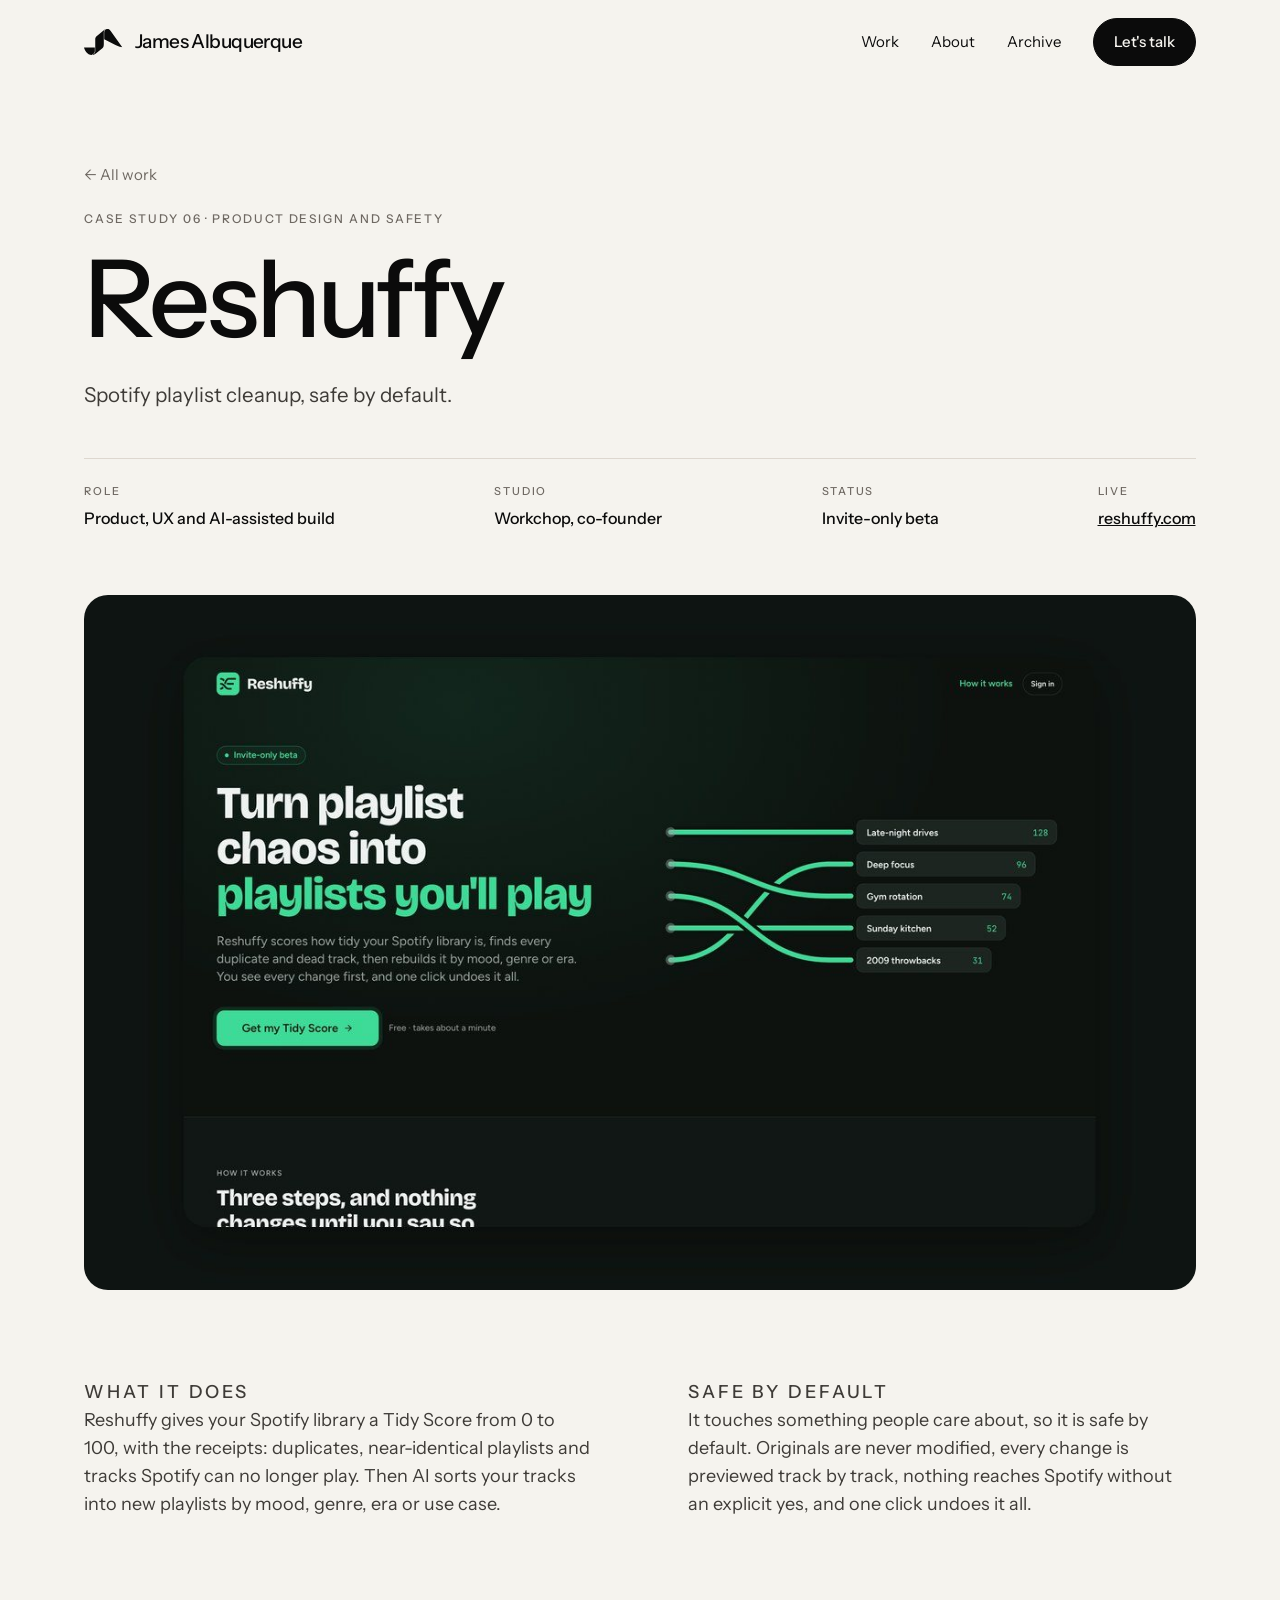
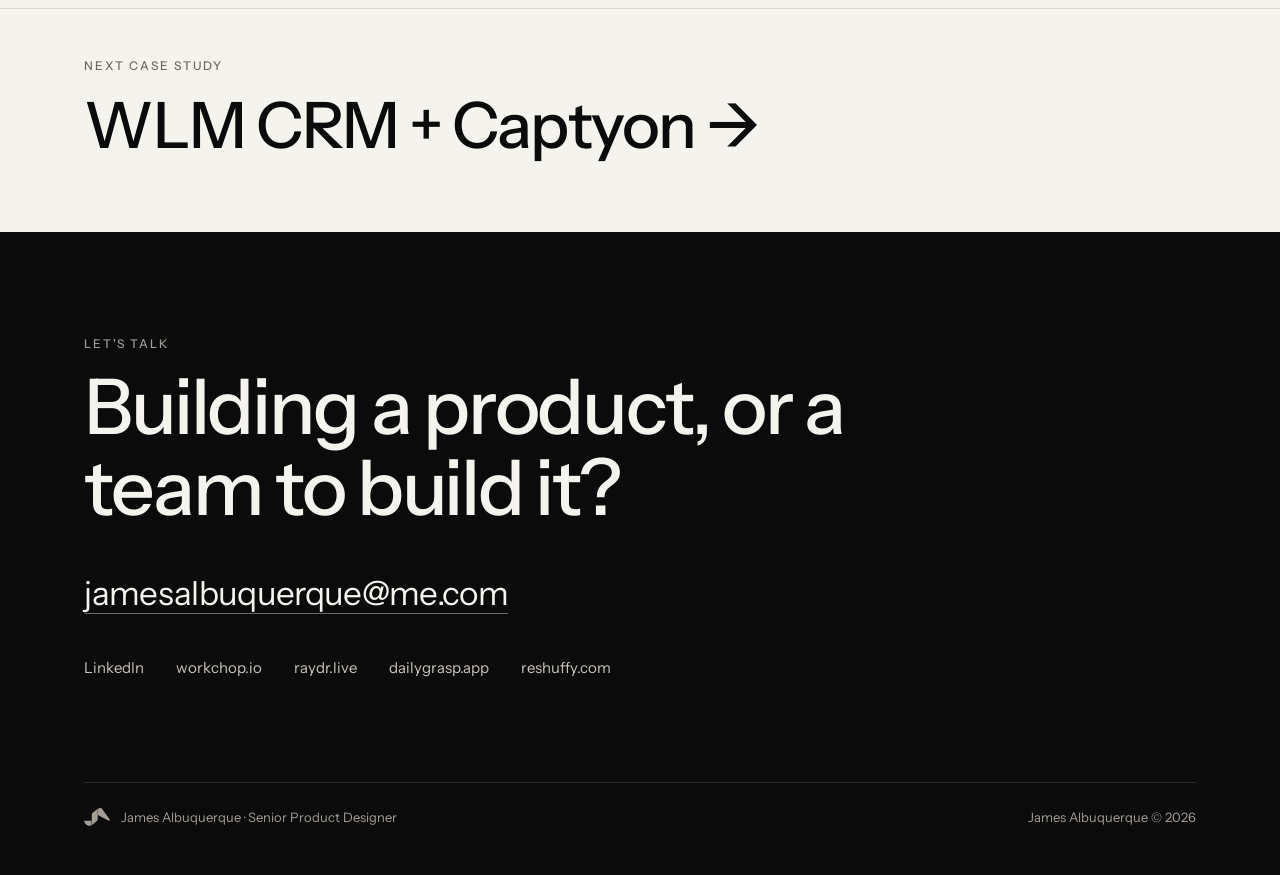
<file: reshuffy.html>
<!doctype html>
<html lang="en">
<head>
<!-- Google Tag Manager -->
<script>(function(w,d,s,l,i){w[l]=w[l]||[];w[l].push({'gtm.start':
new Date().getTime(),event:'gtm.js'});var f=d.getElementsByTagName(s)[0],
j=d.createElement(s),dl=l!='dataLayer'?'&l='+l:'';j.async=true;j.src=
'https://www.googletagmanager.com/gtm.js?id='+i+dl;f.parentNode.insertBefore(j,f);
})(window,document,'script','dataLayer','GTM-NP4K4J83');</script>
<!-- End Google Tag Manager -->
<meta charset="utf-8">
<meta name="viewport" content="width=device-width, initial-scale=1">
<title>Reshuffy · James Albuquerque</title>
<meta name="description" content="Spotify playlist cleanup, safe by default. Case study by James Albuquerque.">
<meta property="og:title" content="Reshuffy · James Albuquerque">
<meta property="og:description" content="Spotify playlist cleanup, safe by default. Case study by James Albuquerque.">
<meta property="og:image" content="https://jamesalbuquerque.com/assets/og.jpg">
<meta name="twitter:card" content="summary_large_image">
<link rel="icon" href="assets/favicon.svg" type="image/svg+xml">
<link rel="preconnect" href="https://fonts.googleapis.com">
<link rel="preconnect" href="https://fonts.gstatic.com" crossorigin>
<link rel="stylesheet" href="https://fonts.googleapis.com/css2?family=Instrument+Sans:wght@400;500&display=swap">
<link rel="stylesheet" href="assets/site.css?v=cases1">
</head>
<body>
<!-- Google Tag Manager (noscript) -->
<noscript><iframe src="https://www.googletagmanager.com/ns.html?id=GTM-NP4K4J83"
height="0" width="0" style="display:none;visibility:hidden"></iframe></noscript>
<!-- End Google Tag Manager (noscript) -->

<svg width="0" height="0" style="position:absolute" aria-hidden="true">
  <symbol id="ja" viewBox="0 0 186 126">
    <path d="M0 89.3013H52.5V108.801C52.500 111.422 50.977 113.938 49.413 115.930C46.879 119.158 43.536 121.727 40.000 123.768L37.000 125.500C16 125.5 2.66667 101.301 0 89.3013Z"/>
    <path d="M122.5 2.06897C118.5 -0.698238 110.714 -0.412355 107 1.30183C100.5 4.30183 98.3333 12.2357 98 15.0692V49.5692L152.5 78.0692C168.1 86.0692 181 88.0692 185.5 88.0692L131 11.5692C127.8 6.76917 124 3.2357 122.5 2.06897Z"/>
    <path d="M56 119.801C50 124.601 44.5 125.5 41 125.5C49.660 120.500 54.5 113.801 54.5 108.801V88.8013V47.8013C54.5 42.6013 57.8333 37.6346 59.5 35.8013L96 5.80127C99 3.30127 103 1.80127 105 1.30127C99 4.30127 96.5 10.8013 96 16.3013V73.8013C96 85.4013 92.3333 90.6346 90.5 91.8013L56 119.801Z"/>
  </symbol>
</svg>

<header class="nav">
  <div class="wrap">
    <a class="lockup" href="./" aria-label="James Albuquerque, home"><svg viewBox="0 0 186 126" aria-hidden="true"><use href="#ja" fill="currentColor"/></svg><span>James Albuquerque</span></a>
    <nav class="links" aria-label="Main">
      <a href="./#work">Work</a>
      <a href="./#about" class="hide-m">About</a>
      <a href="./#archive" class="hide-m">Archive</a>
      <a class="btn dark" href="#contact">Let's talk</a>
    </nav>
  </div>
</header>

<main>
  <section class="case-head">
    <div class="wrap">
      <a class="back" href="./#work">← All work</a>
      <p class="eyebrow">Case study 06 · Product design and safety</p>
      <h1>Reshuffy</h1>
      <p class="lede">Spotify playlist cleanup, safe by default.</p>
      <dl class="meta"><div><dt>Role</dt><dd>Product, UX and AI-assisted build</dd></div><div><dt>Studio</dt><dd>Workchop, co-founder</dd></div><div><dt>Status</dt><dd>Invite-only beta</dd></div><div><dt>Live</dt><dd><a href="https://reshuffy.com" target="_blank" rel="noopener">reshuffy.com</a></dd></div></dl>
    </div>
  </section>
  <section><div class="wrap"><div class="hero-img"><img src="assets/reshuffy.jpg" alt="Reshuffy screens" width="1216" height="760"></div></div></section>
  <section class="block">
    <div class="wrap">
      <div class="two">
        <div><p class="eyebrow">What it does</p><p>Reshuffy gives your Spotify library a Tidy Score from 0 to 100, with the receipts: duplicates, near-identical playlists and tracks Spotify can no longer play. Then AI sorts your tracks into new playlists by mood, genre, era or use case.</p></div>
        <div><p class="eyebrow">Safe by default</p><p>It touches something people care about, so it is safe by default. Originals are never modified, every change is previewed track by track, nothing reaches Spotify without an explicit yes, and one click undoes it all.</p></div>
      </div>
    </div>
  </section>
  <section class="next"><div class="wrap"><p class="eyebrow">Next case study</p><a href="wlm-captyon">WLM CRM + Captyon →</a></div></section>
</main>

<footer class="contact" id="contact">
  <div class="wrap">
    <p class="eyebrow">Let's talk</p>
    <h2>Building a product, or a team to build it?</h2>
    <a class="mail" href="mailto:jamesalbuquerque@me.com">jamesalbuquerque@me.com</a>
    <ul class="ext">
      <li><a href="https://www.linkedin.com/in/jamesalbuquerque" target="_blank" rel="noopener">LinkedIn</a></li>
      <li><a href="https://workchop.io" target="_blank" rel="noopener">workchop.io</a></li>
      <li><a href="https://raydr.live" target="_blank" rel="noopener">raydr.live</a></li>
      <li><a href="https://dailygrasp.app" target="_blank" rel="noopener">dailygrasp.app</a></li>
      <li><a href="https://reshuffy.com" target="_blank" rel="noopener">reshuffy.com</a></li>
    </ul>
    <div class="foot">
      <span class="lockup"><svg viewBox="0 0 186 126" aria-hidden="true"><use href="#ja" fill="currentColor"/></svg>James Albuquerque · Senior Product Designer</span>
      <span>James Albuquerque © 2026</span>
    </div>
  </div>
</footer>
</body>
</html>
</file>
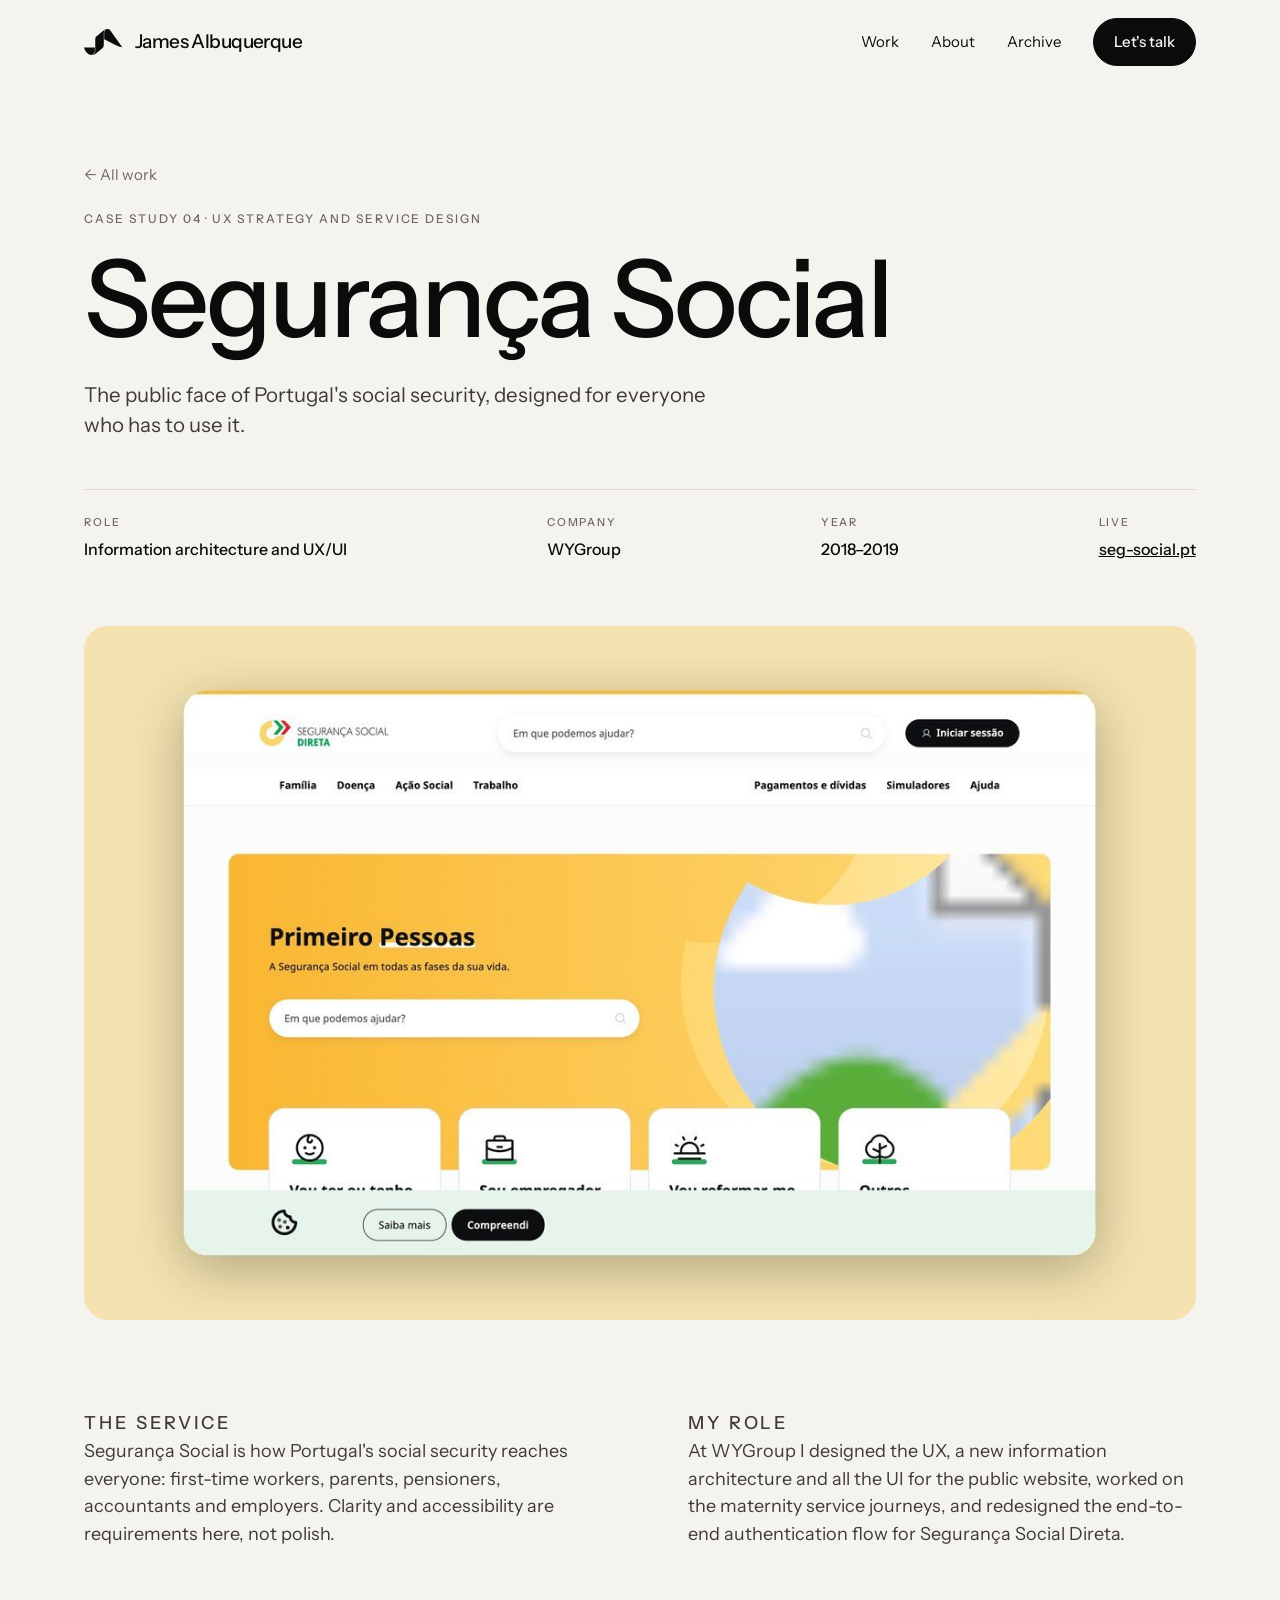
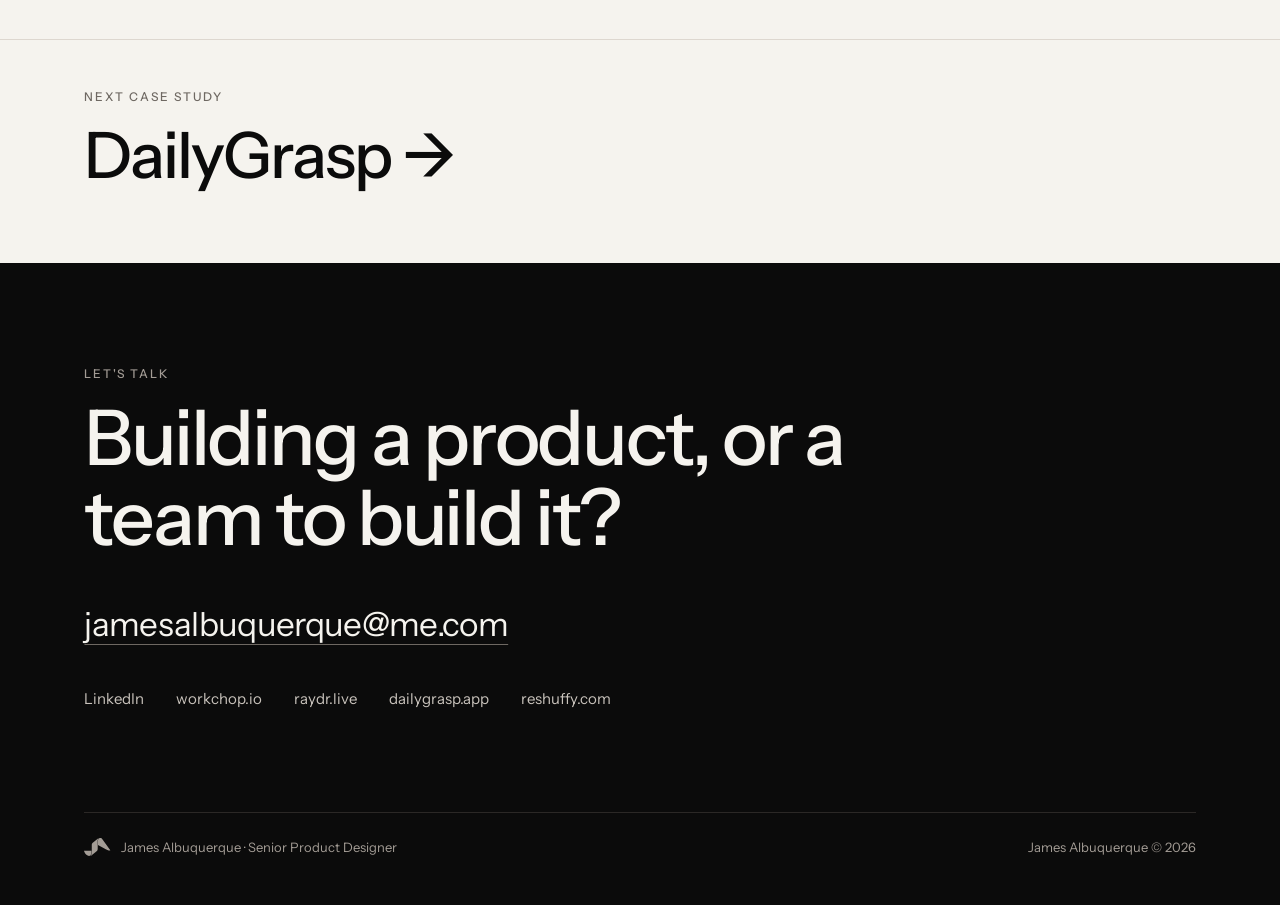
<file: seguranca-social.html>
<!doctype html>
<html lang="en">
<head>
<!-- Google Tag Manager -->
<script>(function(w,d,s,l,i){w[l]=w[l]||[];w[l].push({'gtm.start':
new Date().getTime(),event:'gtm.js'});var f=d.getElementsByTagName(s)[0],
j=d.createElement(s),dl=l!='dataLayer'?'&l='+l:'';j.async=true;j.src=
'https://www.googletagmanager.com/gtm.js?id='+i+dl;f.parentNode.insertBefore(j,f);
})(window,document,'script','dataLayer','GTM-NP4K4J83');</script>
<!-- End Google Tag Manager -->
<meta charset="utf-8">
<meta name="viewport" content="width=device-width, initial-scale=1">
<title>Segurança Social · James Albuquerque</title>
<meta name="description" content="The public face of Portugal's social security, designed for everyone who has to use it. Case study by James Albuquerque.">
<meta property="og:title" content="Segurança Social · James Albuquerque">
<meta property="og:description" content="The public face of Portugal's social security, designed for everyone who has to use it. Case study by James Albuquerque.">
<meta property="og:image" content="https://jamesalbuquerque.com/assets/og.jpg">
<meta name="twitter:card" content="summary_large_image">
<link rel="icon" href="assets/favicon.svg" type="image/svg+xml">
<link rel="preconnect" href="https://fonts.googleapis.com">
<link rel="preconnect" href="https://fonts.gstatic.com" crossorigin>
<link rel="stylesheet" href="https://fonts.googleapis.com/css2?family=Instrument+Sans:wght@400;500&display=swap">
<link rel="stylesheet" href="assets/site.css?v=cases1">
</head>
<body>
<!-- Google Tag Manager (noscript) -->
<noscript><iframe src="https://www.googletagmanager.com/ns.html?id=GTM-NP4K4J83"
height="0" width="0" style="display:none;visibility:hidden"></iframe></noscript>
<!-- End Google Tag Manager (noscript) -->

<svg width="0" height="0" style="position:absolute" aria-hidden="true">
  <symbol id="ja" viewBox="0 0 186 126">
    <path d="M0 89.3013H52.5V108.801C52.500 111.422 50.977 113.938 49.413 115.930C46.879 119.158 43.536 121.727 40.000 123.768L37.000 125.500C16 125.5 2.66667 101.301 0 89.3013Z"/>
    <path d="M122.5 2.06897C118.5 -0.698238 110.714 -0.412355 107 1.30183C100.5 4.30183 98.3333 12.2357 98 15.0692V49.5692L152.5 78.0692C168.1 86.0692 181 88.0692 185.5 88.0692L131 11.5692C127.8 6.76917 124 3.2357 122.5 2.06897Z"/>
    <path d="M56 119.801C50 124.601 44.5 125.5 41 125.5C49.660 120.500 54.5 113.801 54.5 108.801V88.8013V47.8013C54.5 42.6013 57.8333 37.6346 59.5 35.8013L96 5.80127C99 3.30127 103 1.80127 105 1.30127C99 4.30127 96.5 10.8013 96 16.3013V73.8013C96 85.4013 92.3333 90.6346 90.5 91.8013L56 119.801Z"/>
  </symbol>
</svg>

<header class="nav">
  <div class="wrap">
    <a class="lockup" href="./" aria-label="James Albuquerque, home"><svg viewBox="0 0 186 126" aria-hidden="true"><use href="#ja" fill="currentColor"/></svg><span>James Albuquerque</span></a>
    <nav class="links" aria-label="Main">
      <a href="./#work">Work</a>
      <a href="./#about" class="hide-m">About</a>
      <a href="./#archive" class="hide-m">Archive</a>
      <a class="btn dark" href="#contact">Let's talk</a>
    </nav>
  </div>
</header>

<main>
  <section class="case-head">
    <div class="wrap">
      <a class="back" href="./#work">← All work</a>
      <p class="eyebrow">Case study 04 · UX strategy and service design</p>
      <h1>Segurança Social</h1>
      <p class="lede">The public face of Portugal's social security, designed for everyone who has to use it.</p>
      <dl class="meta"><div><dt>Role</dt><dd>Information architecture and UX/UI</dd></div><div><dt>Company</dt><dd>WYGroup</dd></div><div><dt>Year</dt><dd>2018–2019</dd></div><div><dt>Live</dt><dd><a href="https://www.seg-social.pt" target="_blank" rel="noopener">seg-social.pt</a></dd></div></dl>
    </div>
  </section>
  <section><div class="wrap"><div class="hero-img"><img src="assets/seguranca-social.jpg" alt="Segurança Social website home page" width="1216" height="760"></div></div></section>
  <section class="block">
    <div class="wrap">
      <div class="two">
        <div><p class="eyebrow">The service</p><p>Segurança Social is how Portugal's social security reaches everyone: first-time workers, parents, pensioners, accountants and employers. Clarity and accessibility are requirements here, not polish.</p></div>
        <div><p class="eyebrow">My role</p><p>At WYGroup I designed the UX, a new information architecture and all the UI for the public website, worked on the maternity service journeys, and redesigned the end-to-end authentication flow for Segurança Social Direta.</p></div>
      </div>
    </div>
  </section>
  <section class="next"><div class="wrap"><p class="eyebrow">Next case study</p><a href="dailygrasp">DailyGrasp →</a></div></section>
</main>

<footer class="contact" id="contact">
  <div class="wrap">
    <p class="eyebrow">Let's talk</p>
    <h2>Building a product, or a team to build it?</h2>
    <a class="mail" href="mailto:jamesalbuquerque@me.com">jamesalbuquerque@me.com</a>
    <ul class="ext">
      <li><a href="https://www.linkedin.com/in/jamesalbuquerque" target="_blank" rel="noopener">LinkedIn</a></li>
      <li><a href="https://workchop.io" target="_blank" rel="noopener">workchop.io</a></li>
      <li><a href="https://raydr.live" target="_blank" rel="noopener">raydr.live</a></li>
      <li><a href="https://dailygrasp.app" target="_blank" rel="noopener">dailygrasp.app</a></li>
      <li><a href="https://reshuffy.com" target="_blank" rel="noopener">reshuffy.com</a></li>
    </ul>
    <div class="foot">
      <span class="lockup"><svg viewBox="0 0 186 126" aria-hidden="true"><use href="#ja" fill="currentColor"/></svg>James Albuquerque · Senior Product Designer</span>
      <span>James Albuquerque © 2026</span>
    </div>
  </div>
</footer>
</body>
</html>
</file>
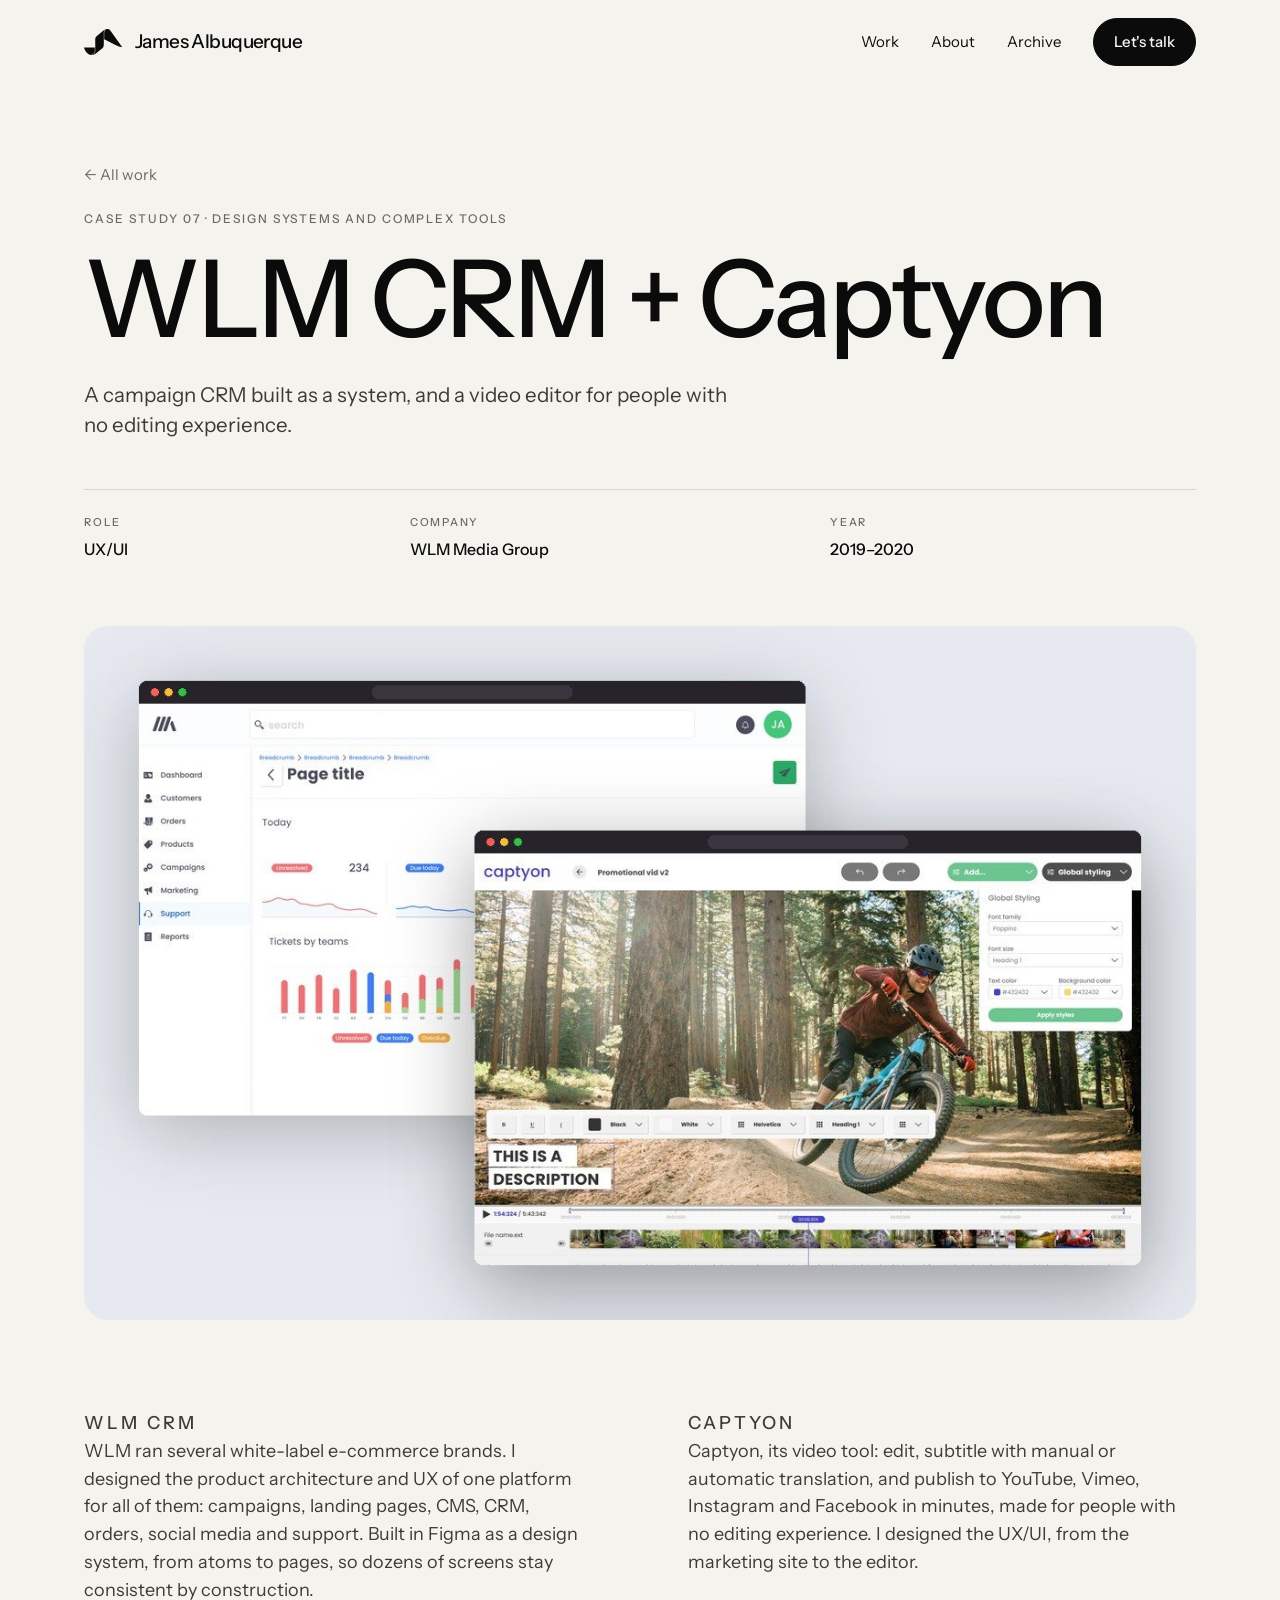
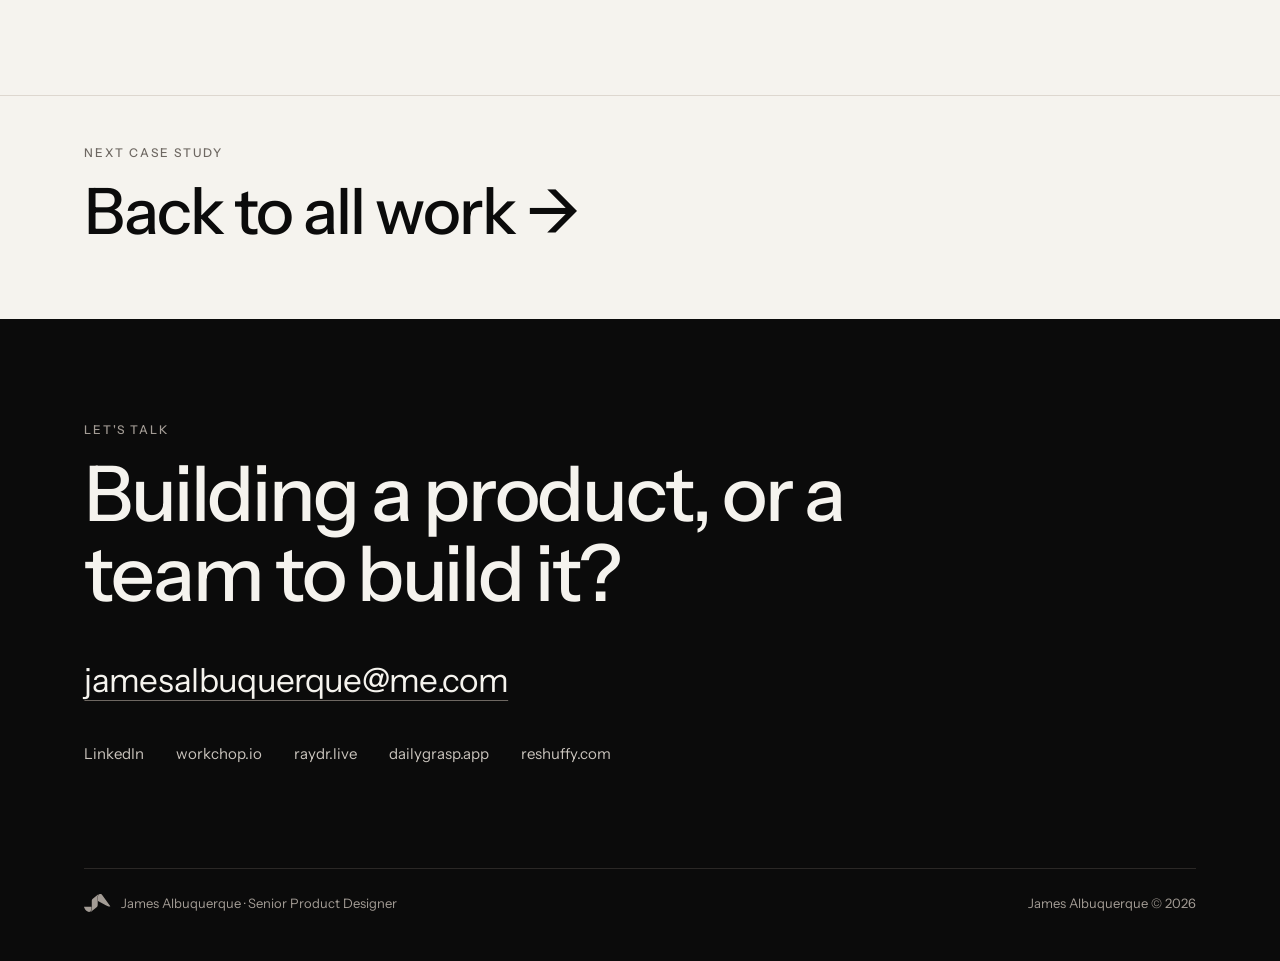
<file: wlm-captyon.html>
<!doctype html>
<html lang="en">
<head>
<!-- Google Tag Manager -->
<script>(function(w,d,s,l,i){w[l]=w[l]||[];w[l].push({'gtm.start':
new Date().getTime(),event:'gtm.js'});var f=d.getElementsByTagName(s)[0],
j=d.createElement(s),dl=l!='dataLayer'?'&l='+l:'';j.async=true;j.src=
'https://www.googletagmanager.com/gtm.js?id='+i+dl;f.parentNode.insertBefore(j,f);
})(window,document,'script','dataLayer','GTM-NP4K4J83');</script>
<!-- End Google Tag Manager -->
<meta charset="utf-8">
<meta name="viewport" content="width=device-width, initial-scale=1">
<title>WLM CRM + Captyon · James Albuquerque</title>
<meta name="description" content="A campaign CRM built as a system, and a video editor for people with no editing experience. Case study by James Albuquerque.">
<meta property="og:title" content="WLM CRM + Captyon · James Albuquerque">
<meta property="og:description" content="A campaign CRM built as a system, and a video editor for people with no editing experience. Case study by James Albuquerque.">
<meta property="og:image" content="https://jamesalbuquerque.com/assets/og.jpg">
<meta name="twitter:card" content="summary_large_image">
<link rel="icon" href="assets/favicon.svg" type="image/svg+xml">
<link rel="preconnect" href="https://fonts.googleapis.com">
<link rel="preconnect" href="https://fonts.gstatic.com" crossorigin>
<link rel="stylesheet" href="https://fonts.googleapis.com/css2?family=Instrument+Sans:wght@400;500&display=swap">
<link rel="stylesheet" href="assets/site.css?v=cases1">
</head>
<body>
<!-- Google Tag Manager (noscript) -->
<noscript><iframe src="https://www.googletagmanager.com/ns.html?id=GTM-NP4K4J83"
height="0" width="0" style="display:none;visibility:hidden"></iframe></noscript>
<!-- End Google Tag Manager (noscript) -->

<svg width="0" height="0" style="position:absolute" aria-hidden="true">
  <symbol id="ja" viewBox="0 0 186 126">
    <path d="M0 89.3013H52.5V108.801C52.500 111.422 50.977 113.938 49.413 115.930C46.879 119.158 43.536 121.727 40.000 123.768L37.000 125.500C16 125.5 2.66667 101.301 0 89.3013Z"/>
    <path d="M122.5 2.06897C118.5 -0.698238 110.714 -0.412355 107 1.30183C100.5 4.30183 98.3333 12.2357 98 15.0692V49.5692L152.5 78.0692C168.1 86.0692 181 88.0692 185.5 88.0692L131 11.5692C127.8 6.76917 124 3.2357 122.5 2.06897Z"/>
    <path d="M56 119.801C50 124.601 44.5 125.5 41 125.5C49.660 120.500 54.5 113.801 54.5 108.801V88.8013V47.8013C54.5 42.6013 57.8333 37.6346 59.5 35.8013L96 5.80127C99 3.30127 103 1.80127 105 1.30127C99 4.30127 96.5 10.8013 96 16.3013V73.8013C96 85.4013 92.3333 90.6346 90.5 91.8013L56 119.801Z"/>
  </symbol>
</svg>

<header class="nav">
  <div class="wrap">
    <a class="lockup" href="./" aria-label="James Albuquerque, home"><svg viewBox="0 0 186 126" aria-hidden="true"><use href="#ja" fill="currentColor"/></svg><span>James Albuquerque</span></a>
    <nav class="links" aria-label="Main">
      <a href="./#work">Work</a>
      <a href="./#about" class="hide-m">About</a>
      <a href="./#archive" class="hide-m">Archive</a>
      <a class="btn dark" href="#contact">Let's talk</a>
    </nav>
  </div>
</header>

<main>
  <section class="case-head">
    <div class="wrap">
      <a class="back" href="./#work">← All work</a>
      <p class="eyebrow">Case study 07 · Design systems and complex tools</p>
      <h1>WLM CRM + Captyon</h1>
      <p class="lede">A campaign CRM built as a system, and a video editor for people with no editing experience.</p>
      <dl class="meta"><div><dt>Role</dt><dd>UX/UI</dd></div><div><dt>Company</dt><dd>WLM Media Group</dd></div><div><dt>Year</dt><dd>2019–2020</dd></div></dl>
    </div>
  </section>
  <section><div class="wrap"><div class="hero-img"><img src="assets/wlm-captyon.jpg" alt="WLM CRM and Captyon screens" width="1216" height="760"></div></div></section>
  <section class="block">
    <div class="wrap">
      <div class="two">
        <div><p class="eyebrow">WLM CRM</p><p>WLM ran several white-label e-commerce brands. I designed the product architecture and UX of one platform for all of them: campaigns, landing pages, CMS, CRM, orders, social media and support. Built in Figma as a design system, from atoms to pages, so dozens of screens stay consistent by construction.</p></div>
        <div><p class="eyebrow">Captyon</p><p>Captyon, its video tool: edit, subtitle with manual or automatic translation, and publish to YouTube, Vimeo, Instagram and Facebook in minutes, made for people with no editing experience. I designed the UX/UI, from the marketing site to the editor.</p></div>
      </div>
    </div>
  </section>
  <section class="next"><div class="wrap"><p class="eyebrow">Next case study</p><a href="./#work">Back to all work →</a></div></section>
</main>

<footer class="contact" id="contact">
  <div class="wrap">
    <p class="eyebrow">Let's talk</p>
    <h2>Building a product, or a team to build it?</h2>
    <a class="mail" href="mailto:jamesalbuquerque@me.com">jamesalbuquerque@me.com</a>
    <ul class="ext">
      <li><a href="https://www.linkedin.com/in/jamesalbuquerque" target="_blank" rel="noopener">LinkedIn</a></li>
      <li><a href="https://workchop.io" target="_blank" rel="noopener">workchop.io</a></li>
      <li><a href="https://raydr.live" target="_blank" rel="noopener">raydr.live</a></li>
      <li><a href="https://dailygrasp.app" target="_blank" rel="noopener">dailygrasp.app</a></li>
      <li><a href="https://reshuffy.com" target="_blank" rel="noopener">reshuffy.com</a></li>
    </ul>
    <div class="foot">
      <span class="lockup"><svg viewBox="0 0 186 126" aria-hidden="true"><use href="#ja" fill="currentColor"/></svg>James Albuquerque · Senior Product Designer</span>
      <span>James Albuquerque © 2026</span>
    </div>
  </div>
</footer>
</body>
</html>
</file>
<file: assets/site.css>
:root {
  --paper: #F5F3EE; --paper-2: #ECE8E1; --ink: #0B0B0B; --graphite: #3E3B37; --muted: #6E6862; --line: #DDD7CF; --sand: #C8BFB4;
  --stem: #746F6B; --bowl: #D9D9D9; --wedge: #4B4744;
  --font: "Instrument Sans", "Helvetica Neue", Arial, sans-serif;
  --pad: clamp(20px, 6.6vw, 96px);
}
* { box-sizing: border-box; }
html { scroll-behavior: smooth; }
body { margin: 0; background: var(--paper); color: var(--ink); font-family: var(--font); font-size: 17px; line-height: 1.55; -webkit-font-smoothing: antialiased; }
a { color: inherit; }
img { display: block; max-width: 100%; height: auto; }
.wrap { max-width: 1440px; margin: 0 auto; padding: 0 var(--pad); }
.eyebrow { font-size: 12px; font-weight: 500; letter-spacing: .16em; text-transform: uppercase; color: var(--muted); margin: 0 0 14px; }
h1, h2, h3 { font-weight: 500; letter-spacing: -0.03em; line-height: 1.05; margin: 0; }
h2 { font-size: clamp(32px, 4vw, 48px); }

/* Nav */
.nav { position: sticky; top: 0; z-index: 10; background: color-mix(in srgb, var(--paper) 88%, transparent); backdrop-filter: blur(10px); -webkit-backdrop-filter: blur(10px); }
.nav .wrap { display: flex; align-items: center; justify-content: space-between; height: 84px; gap: 16px; }
.lockup { display: flex; align-items: center; gap: 12px; text-decoration: none; font-weight: 500; font-size: 19px; letter-spacing: -0.03em; white-space: nowrap; }
.lockup svg { height: 26px; width: auto; }
.links { display: flex; align-items: center; gap: 32px; font-size: 15px; }
.links a { text-decoration: none; }
.links a:hover { text-decoration: underline; text-underline-offset: 4px; }
.btn { display: inline-flex; align-items: center; gap: 8px; border-radius: 999px; padding: 11px 20px; font-size: 15px; font-weight: 500; text-decoration: none; border: 1px solid var(--ink); }
.btn.dark { background: var(--ink); color: var(--paper); }
.btn.dark:hover { background: var(--graphite); border-color: var(--graphite); }
.btn.ghost:hover { background: var(--paper-2); }
@media (max-width: 760px) { .links .hide-m { display: none; } .links { gap: 18px; } .lockup span { display: none; } }

/* Hero */
.hero .wrap { display: grid; grid-template-columns: 1.25fr 1fr; gap: 48px; align-items: center; padding-top: clamp(40px, 7vw, 96px); padding-bottom: clamp(56px, 8vw, 120px); }
.hero h1 { font-size: clamp(48px, 7.4vw, 104px); }
.lede { font-size: clamp(18px, 1.6vw, 22px); color: var(--graphite); max-width: 34ch; margin: 28px 0 32px; line-height: 1.5; }
.roles { display: flex; flex-wrap: wrap; gap: 20px 40px; margin: 0; padding: 0; list-style: none; }
.roles li { font-size: 15px; font-weight: 500; }
.roles small { display: block; font-size: 11px; letter-spacing: .16em; text-transform: uppercase; color: var(--muted); font-weight: 500; margin-bottom: 4px; }
.hero-cta { display: flex; flex-wrap: wrap; gap: 10px; margin-top: 36px; }
.mark-tile { aspect-ratio: 1; border-radius: 28px; background: linear-gradient(140deg, #FBFAF7 0%, #EEE9E1 60%, #E6DED2 100%); display: grid; place-items: center; }
.mark-tile svg { width: 64%; height: auto; overflow: visible; }
.mark-tile path { transform-box: fill-box; }
.m-stem { fill: var(--stem); }
.m-bowl { fill: var(--bowl); transform-origin: 100% 50%; }
.m-wedge { fill: var(--wedge); transform-origin: 0% 50%; }
.play .m-stem { animation: rise .7s cubic-bezier(.2,.8,.2,1) .2s both; }
.play .m-bowl { animation: flip .85s cubic-bezier(.45,0,.2,1) .75s both; }
.play .m-wedge { animation: flip .85s cubic-bezier(.45,0,.2,1) 1.05s both; }
@keyframes rise { from { opacity: 0; transform: translateY(12%) scaleY(.55); } to { opacity: 1; transform: none; } }
@keyframes flip { from { transform: scaleX(0); } to { transform: none; } }
@media (prefers-reduced-motion: reduce) { .play path { animation: none !important; } html { scroll-behavior: auto; } }
@media (max-width: 860px) { .hero .wrap { grid-template-columns: 1fr; } .mark-tile { max-width: 360px; width: 100%; order: -1; } }

/* How I work */
.how { background: var(--ink); color: var(--paper); }
.how .wrap { padding-top: clamp(64px, 8vw, 120px); padding-bottom: clamp(64px, 8vw, 120px); }
.how .eyebrow { color: #A39C95; }
.steps { display: grid; grid-template-columns: repeat(5, 1fr); gap: 16px; margin: 48px 0 0; padding: 0; list-style: none; }
.steps li { background: #1A1918; border-radius: 16px; padding: 24px; }
.steps .n { font-size: 13px; color: #A39C95; }
.steps h3 { font-size: 21px; letter-spacing: -0.02em; margin: 28px 0 12px; }
.steps p { margin: 0; font-size: 15px; color: #C9C3BC; line-height: 1.5; }
@media (max-width: 1100px) { .steps { grid-template-columns: repeat(2, 1fr); } }
@media (max-width: 560px) { .steps { grid-template-columns: 1fr; } }

/* Work */
.work .wrap { padding-top: clamp(64px, 8vw, 120px); padding-bottom: clamp(40px, 5vw, 64px); }
.work-head { display: flex; justify-content: space-between; align-items: end; gap: 16px; margin-bottom: 48px; }
.work-head .count { color: var(--muted); font-size: 15px; white-space: nowrap; }
.grid { display: grid; grid-template-columns: 1fr 1fr; gap: 56px 32px; }
.case { text-decoration: none; display: block; }
.case.wide { grid-column: 1 / -1; }
.cover { border-radius: 20px; overflow: hidden; background: var(--paper-2); aspect-ratio: 608 / 380; }
.case.wide .cover { aspect-ratio: 2 / 1; }
.cover img { width: 100%; height: 100%; object-fit: cover; transition: transform .6s cubic-bezier(.2,.8,.2,1); }
.case:hover .cover img { transform: scale(1.025); }
.cover.nda { background: var(--ink); color: var(--paper); display: grid; place-content: center; text-align: center; padding: 24px; }
.cover.nda strong { font-size: clamp(32px, 4vw, 48px); font-weight: 500; letter-spacing: -0.03em; line-height: 1.1; }
.cover.nda span { font-size: 12px; letter-spacing: .16em; text-transform: uppercase; color: #A39C95; margin-top: 10px; }
.tag { display: inline-block; margin-top: 20px; border: 1px solid var(--line); border-radius: 999px; padding: 6px 12px; font-size: 11px; letter-spacing: .14em; text-transform: uppercase; font-weight: 500; color: var(--graphite); }
.title-row { display: flex; justify-content: space-between; align-items: baseline; gap: 16px; margin-top: 18px; }
.title-row h3 { font-size: clamp(26px, 2.5vw, 34px); }
.case.wide .title-row h3 { font-size: clamp(34px, 3.6vw, 48px); }
.title-row .num { color: var(--muted); font-size: 14px; }
.case p { margin: 12px 0 0; font-size: 18px; color: var(--graphite); max-width: 40ch; }
.case.wide p { font-size: 21px; max-width: 60ch; }
.case .role { display: block; margin-top: 16px; font-size: 11px; letter-spacing: .14em; text-transform: uppercase; color: var(--muted); font-weight: 500; }
.case .more { display: inline-block; margin-top: 14px; font-size: 15px; font-weight: 500; text-decoration: underline; text-underline-offset: 4px; text-decoration-color: var(--sand); }
.case:hover .more { text-decoration-color: var(--ink); }
@media (max-width: 760px) { .grid { grid-template-columns: 1fr; gap: 48px; } .case.wide .cover { aspect-ratio: 608 / 380; } .work-head { flex-direction: column; align-items: start; } }

/* About */
.about .wrap { padding-top: clamp(64px, 8vw, 120px); padding-bottom: clamp(64px, 8vw, 120px); border-top: 1px solid var(--line); }
.about h2 { max-width: 18ch; }
.cols { display: grid; grid-template-columns: repeat(3, 1fr); gap: 48px; margin-top: 48px; }
.cols p { margin: 0; color: var(--graphite); }
.stats { display: grid; grid-template-columns: repeat(3, 1fr); gap: 32px; margin-top: 64px; }
.stats b { display: block; font-size: clamp(56px, 6vw, 80px); font-weight: 500; letter-spacing: -0.04em; line-height: 1; }
.stats span { color: var(--muted); font-size: 15px; }
@media (max-width: 860px) { .cols { grid-template-columns: 1fr; gap: 20px; } .stats { grid-template-columns: 1fr 1fr; } }

/* Archive */
.archive .wrap { padding-top: clamp(48px, 6vw, 96px); padding-bottom: clamp(64px, 8vw, 120px); border-top: 1px solid var(--line); }
.archive .grid { margin-top: 40px; }
.archive .cover { aspect-ratio: 608 / 276; }
.archive h3 { font-size: 21px; letter-spacing: -0.02em; margin-top: 16px; }
.archive .grid p { margin: 6px 0 0; color: var(--muted); font-size: 15px; }

/* PDF band */
.pdf .wrap { padding-bottom: clamp(64px, 8vw, 120px); }
.pdf-card { background: var(--paper-2); border-radius: 24px; padding: clamp(28px, 4vw, 56px); display: flex; flex-wrap: wrap; justify-content: space-between; align-items: center; gap: 24px; }
.pdf-card h2 { font-size: clamp(26px, 3vw, 38px); }
.pdf-card p { margin: 10px 0 0; color: var(--graphite); }

/* Contact */
.contact { background: var(--ink); color: var(--paper); }
.contact .wrap { padding-top: clamp(64px, 8vw, 140px); padding-bottom: 48px; }
.contact .eyebrow { color: #A39C95; }
.contact h2 { font-size: clamp(40px, 6vw, 80px); max-width: 16ch; }
.mail { display: inline-block; margin-top: 40px; font-size: clamp(22px, 2.6vw, 34px); letter-spacing: -0.02em; text-decoration: underline; text-underline-offset: 8px; text-decoration-thickness: 1px; text-decoration-color: #6E6862; }
.mail:hover { text-decoration-color: var(--paper); }
.ext { display: flex; flex-wrap: wrap; gap: 12px 32px; margin: 36px 0 0; padding: 0; list-style: none; font-size: 15px; }
.ext a { color: #C9C3BC; text-decoration: none; }
.ext a:hover { color: var(--paper); text-decoration: underline; text-underline-offset: 4px; }
.foot { display: flex; flex-wrap: wrap; justify-content: space-between; align-items: center; gap: 16px; margin-top: clamp(64px, 8vw, 120px); padding-top: 24px; border-top: 1px solid #2B2826; font-size: 13px; color: #A39C95; }
.foot .lockup { font-size: 13px; font-weight: 400; letter-spacing: 0; gap: 10px; }
.foot .lockup svg { height: 18px; }
:focus-visible { outline: 2px solid var(--graphite); outline-offset: 3px; border-radius: 4px; }
.how :focus-visible, .contact :focus-visible, .stage-hero :focus-visible, .nav.on-dark :focus-visible { outline-color: var(--paper); }

/* ---------- Case study pages ---------- */
.case-head .wrap { padding-top: clamp(40px, 6vw, 88px); padding-bottom: clamp(40px, 5vw, 64px); }
.case-head h1 { font-size: clamp(56px, 8.4vw, 120px); }
.case-head .lede { max-width: 46ch; margin: 24px 0 0; }
.meta { display: grid; grid-template-columns: repeat(4, auto); justify-content: space-between; gap: 24px 40px; margin: 48px 0 0; padding: 24px 0 0; border-top: 1px solid var(--line); }
.meta dt { font-size: 11px; letter-spacing: .16em; text-transform: uppercase; color: var(--muted); font-weight: 500; margin-bottom: 6px; }
.meta dd { margin: 0; font-size: 16px; font-weight: 500; }
@media (max-width: 860px) { .meta { grid-template-columns: 1fr 1fr; } }
.hero-img { border-radius: 24px; overflow: hidden; }
.hero-img.nda { background: #1C1719; color: var(--paper); padding: clamp(32px, 6vw, 80px); }
.hero-img.nda .eyebrow { color: #A39C95; }
.hero-img.nda h2 { font-size: clamp(44px, 7vw, 96px); margin: 24px 0 32px; }
.hero-img.nda p { margin: 0; max-width: 46ch; color: #C9C3BC; font-size: clamp(18px, 1.6vw, 22px); }
.block .wrap { padding-top: clamp(56px, 7vw, 112px); padding-bottom: clamp(56px, 7vw, 112px); }
.block.dark { background: var(--ink); color: var(--paper); }
.block.dark .eyebrow { color: #A39C95; }
.two { display: grid; grid-template-columns: 1fr 1fr; gap: 48px 96px; }
.two h2 { font-size: clamp(30px, 3.4vw, 46px); margin-bottom: 24px; }
.two p { margin: 0; color: var(--graphite); font-size: 18px; }
.statement { margin-top: clamp(48px, 6vw, 88px); }
.statement p { margin: 0; font-size: clamp(20px, 2vw, 26px); letter-spacing: -0.01em; line-height: 1.45; max-width: 60ch; }
@media (max-width: 860px) { .two { grid-template-columns: 1fr; } }
.cards { display: grid; grid-template-columns: repeat(var(--n, 5), 1fr); gap: 16px; margin: 48px 0 0; padding: 0; list-style: none; }
.cards li { background: #1A1918; border-radius: 16px; padding: 24px; }
.block:not(.dark) .cards li { background: #fff; }
.cards .n { font-size: 13px; color: #A39C95; }
.cards h3 { font-size: 22px; letter-spacing: -0.02em; margin: 28px 0 12px; line-height: 1.15; }
.cards p { margin: 0; font-size: 15px; color: #C9C3BC; line-height: 1.5; }
.block:not(.dark) .cards p { color: var(--graphite); }
@media (max-width: 1100px) { .cards { grid-template-columns: repeat(2, 1fr); } }
@media (max-width: 560px) { .cards { grid-template-columns: 1fr; } }
.pipeline { display: grid; grid-template-columns: repeat(4, 1fr); gap: 32px; margin: 48px 0 0; padding: 0; list-style: none; }
.pipeline h3 { font-size: 21px; letter-spacing: -0.02em; margin-bottom: 10px; }
.pipeline p { margin: 0; font-size: 16px; color: var(--graphite); }
@media (max-width: 860px) { .pipeline { grid-template-columns: 1fr 1fr; } }
@media (max-width: 520px) { .pipeline { grid-template-columns: 1fr; } }
.statband { background: var(--sand); border-radius: 24px; padding: clamp(28px, 4vw, 48px); display: grid; grid-template-columns: repeat(4, 1fr); gap: 24px; margin-top: 56px; }
.statband b { display: block; white-space: nowrap; font-size: clamp(36px, 4.4vw, 64px); font-weight: 500; letter-spacing: -0.04em; line-height: 1; }
.statband span { display: block; margin-top: 10px; font-size: 15px; color: var(--graphite); }
@media (max-width: 860px) { .statband { grid-template-columns: 1fr 1fr; } }
.shots { display: grid; grid-template-columns: 360fr 864fr; gap: 24px; }
.shots img, .wide-img img { border-radius: 20px; width: 100%; }
.wide-img { margin-top: 24px; }
@media (max-width: 760px) { .shots { grid-template-columns: 1fr; } }
.ladder { display: flex; flex-wrap: wrap; gap: 12px; margin: 24px 0 0; padding: 0; list-style: none; counter-reset: rung; }
.ladder li { flex: 1 1 160px; background: var(--ink); color: var(--paper); border-radius: 14px; padding: 16px 20px; font-size: 20px; letter-spacing: -0.02em; }
.ladder li small { display: block; font-size: 12px; color: #A39C95; letter-spacing: 0; margin-bottom: 4px; }
.ladder li:last-child { background: #9C1C22; }
.ladder li:last-child small { color: #F0C9CB; }
.split { display: grid; grid-template-columns: 1fr 1.1fr; gap: 48px; align-items: center; }
.split img { border-radius: 20px; }
@media (max-width: 860px) { .split { grid-template-columns: 1fr; } }
.next { border-top: 1px solid var(--line); }
.next .wrap { padding-top: 48px; padding-bottom: 72px; }
.next a { text-decoration: none; font-size: clamp(36px, 5vw, 64px); font-weight: 500; letter-spacing: -0.03em; line-height: 1.1; }
.next a:hover { text-decoration: underline; text-underline-offset: 8px; text-decoration-thickness: 2px; }
.back { display: inline-block; margin-bottom: 24px; font-size: 15px; text-decoration: none; color: var(--muted); }
.back:hover { color: var(--ink); }
.arch-grid { display: grid; grid-template-columns: repeat(3, 1fr); gap: 40px 24px; margin-top: 40px; }
.arch { text-decoration: none; display: block; }
.arch .cover { aspect-ratio: 404 / 316; border-radius: 16px; }
.arch:hover .cover img { transform: scale(1.03); }
.arch h3 { font-size: 19px; letter-spacing: -0.02em; margin-top: 14px; }
.arch h3 span { color: var(--muted); font-weight: 400; }
.arch p { margin: 4px 0 0; color: var(--muted); font-size: 14px; line-height: 1.4; }
a.count { text-decoration: underline; text-underline-offset: 4px; text-decoration-color: var(--sand); }
@media (max-width: 1000px) { .arch-grid { grid-template-columns: repeat(2, 1fr); } }
.arch .cover img { color: transparent; }

/* ---------- Hero B: Ribbon Stage ---------- */
.nav { transition: background-color .35s ease, color .35s ease; }
.nav.on-dark { background: #0D0C0B; color: var(--paper); }
.nav.on-dark .btn.dark { background: var(--paper); color: var(--ink); border-color: var(--paper); }
.stage-hero { position: relative; overflow: hidden; background: #0D0C0B; color: var(--paper); }
.stage-hero .glow { position: absolute; width: min(1100px, 120vw); aspect-ratio: 1; right: -18%; top: -30%; border-radius: 50%; background: radial-gradient(closest-side, rgba(200, 191, 180, .2), rgba(200, 191, 180, 0)); animation: drift 14s ease-in-out infinite alternate; pointer-events: none; }
@keyframes drift { to { transform: translate(-8%, 10%); } }
.stage-hero .wrap { position: relative; display: grid; grid-template-columns: 1fr 1.15fr; align-items: center; gap: 32px; min-height: min(86vh, 860px); padding-top: 40px; padding-bottom: 96px; }
.stage-hero .eyebrow { color: #A39C95; }
.stage-hero h1 { font-size: clamp(56px, 8.2vw, 124px); line-height: .94; letter-spacing: -0.045em; margin: 0; }
.stage-hero .lede { color: #C9C3BC; margin: 28px 0 0; }
.stage-hero .hero-cta { margin-top: 36px; }
.btn.light { background: var(--paper); color: var(--ink); border-color: var(--paper); }
.btn.light:hover { background: var(--sand); border-color: var(--sand); }
.btn.outline { color: var(--paper); border-color: #5A544F; }
.btn.outline:hover { border-color: var(--paper); }
.stage { perspective: 1400px; }
.stage svg { width: 100%; height: auto; overflow: visible; transform-style: preserve-3d; animation: float 9s ease-in-out infinite alternate; filter: drop-shadow(0 40px 40px rgba(0, 0, 0, .55)); }
@keyframes float { from { transform: rotateY(-20deg) rotateX(8deg) translateY(0); } to { transform: rotateY(-6deg) rotateX(3deg) translateY(-14px); } }
.stage path { transform-box: fill-box; }
.r-stem { fill: #8C847C; } .r-bowl { fill: #3A3633; } .r-wedge { fill: #E9E4DC; }
/* Pen-tool trace (assets/trace.js): guides drawn in Figma selection blue over the dark stage. */
.stage .guide { fill: none; stroke: #0D99FF; stroke-linejoin: round; stroke-linecap: round; }
.stage .anchor { fill: #0D0C0B; stroke: #0D99FF; }
.stage .handle { stroke: #0D99FF; }
.stage .knob { fill: #0D0C0B; stroke: #0D99FF; }
.stage .sel-label { fill: #fff; font-family: "Instrument Sans", Arial, sans-serif; font-weight: 500; }
.stage .sel-tag { fill: #0D99FF; }
.stage-hero.paused .stage svg, .stage-hero.paused .glow { animation-play-state: paused; }
.scroll-cue { position: absolute; right: var(--pad); bottom: 32px; display: flex; align-items: center; gap: 12px; font-size: 13px; color: #A39C95; text-decoration: none; }
.scroll-cue::after { content: ""; width: 56px; height: 1px; background: #5A544F; }
.scroll-cue:hover { color: var(--paper); }
@media (max-width: 860px) {
  .stage-hero .wrap { grid-template-columns: 1fr; min-height: 0; padding-top: 24px; padding-bottom: 88px; gap: 8px; }
  .stage { order: -1; max-width: 520px; width: 100%; justify-self: center; }
  .scroll-cue { left: var(--pad); right: auto; }
}
@media (prefers-reduced-motion: reduce) {
  .stage svg, .stage path, .stage-hero .glow { animation: none !important; }
  .stage svg { transform: rotateY(-12deg) rotateX(5deg); }
}

.arr { width: .62em; height: .62em; display: inline-block; vertical-align: .06em; margin-left: .2em; }
</file>
